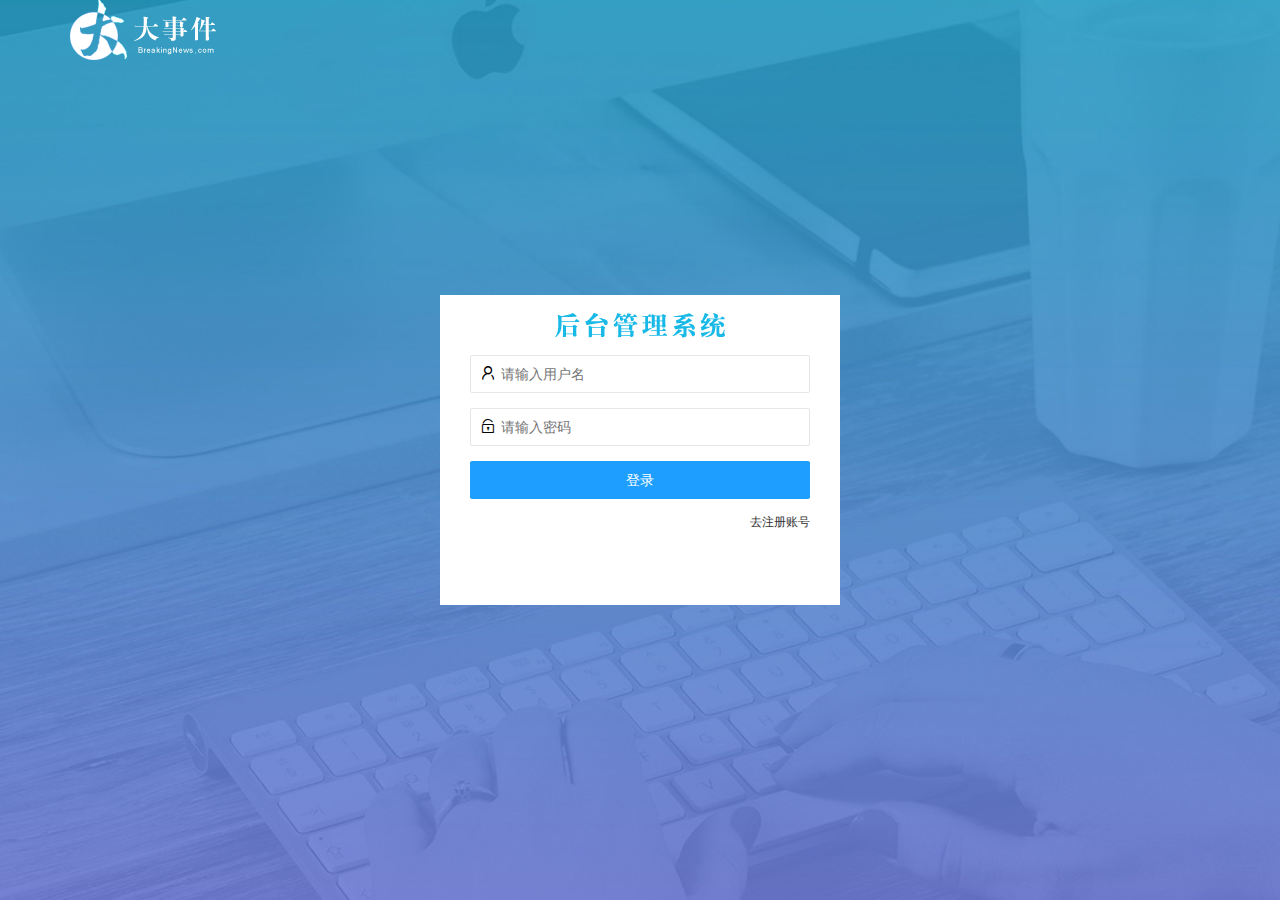
<file: day-01/code/login.html>
<!DOCTYPE html>
<html lang="en">

<head>
    <meta charset="UTF-8">
    <meta name="viewport" content="width=device-width, initial-scale=1.0">
    <title>大事件-登录/注册</title>
    <!-- 导入layui样式 -->
    <link rel="stylesheet" href="assets/lib/layui/css/layui.css">
    <!-- 导入自己的样式 -->
    <link rel="stylesheet" href="assets/css/login.css">
</head>

<body>
    <!-- 头部logo区域 -->
    <div class="layui-main">
        <img src="assets/images/logo.png" alt="" />
    </div>
    <!-- 登录注册区域 -->
    <div class="loginAndRegBox">
        <!-- title区域 -->
        <div class="tite-box"></div>
        <!-- 登录的页面 -->
        <div class="login-box">
            <!-- 登录的表单 -->
            <form class="layui-form" id="form_login" action="">
                <!-- 用户名 -->
                <div class="layui-form-item">
                    <i class="layui-icon layui-icon-username"></i>
                    <input type="text" name="username" lay-verify="required" autocomplete="off" placeholder="请输入用户名"
                        class="layui-input">
                </div>
                <!-- 密码 -->
                <div class="layui-form-item">
                    <i class="layui-icon layui-icon-password"></i>
                    <input type="password" name="password" lay-verify="required |pwd" autocomplete="off"
                        placeholder="请输入密码" class="layui-input">
                </div>
                <!-- 登录 -->
                <div class="layui-form-item">
                    <button class="layui-btn layui-btn-normal layui-btn-fluid" lay-submit="">登录</button>
                </div>
                <div class="layui-form-item links ">
                    <a href="javascript:;" id="link_reg">去注册账号</a>
                </div>
            </form>
        </div>
        <!-- 注册的页面 -->
        <div class="reg-box">
            <form class="layui-form" id="form_reg" action="">
                <!-- 用户名 -->
                <div class="layui-form-item">
                    <i class="layui-icon layui-icon-username"></i>
                    <input type="text" name="username" lay-verify="required" autocomplete="off" placeholder="请输入用户名"
                        class="layui-input">
                </div>
                <!-- 密码 -->
                <div class="layui-form-item">
                    <i class="layui-icon layui-icon-password"></i>
                    <input type="password" name="password" lay-verify="required |pwd" autocomplete="off"
                        placeholder="请输入密码" class="layui-input">
                </div>
                <!-- 确认密码 -->
                <div class="layui-form-item">
                    <i class="layui-icon layui-icon-password"></i>
                    <input type="password" name="password" lay-verify="required |pwd|repwd" autocomplete="off"
                        placeholder="再次确认密码" class="layui-input">
                </div>
                <!-- 注册 -->
                <div class="layui-form-item">
                    <button type="submit" class="layui-btn layui-btn-normal layui-btn-fluid" lay-submit="">注册</button>
                </div>
                <div class="layui-form-item links ">
                    <a href="javascript:;" id="link_login">去登录</a>
                </div>
            </form>
        </div>
    </div>
    <!-- 导入layui js 文件 -->
    <script src="assets/lib/layui/layui.all.js"></script>
    <!-- 导入jquery -->
    <script src="assets/lib/jquery.js"></script>
    <!-- 导入自己的js脚本 -->
    <script src="assets/js/login.js"></script>
</body>

</html>
</file>
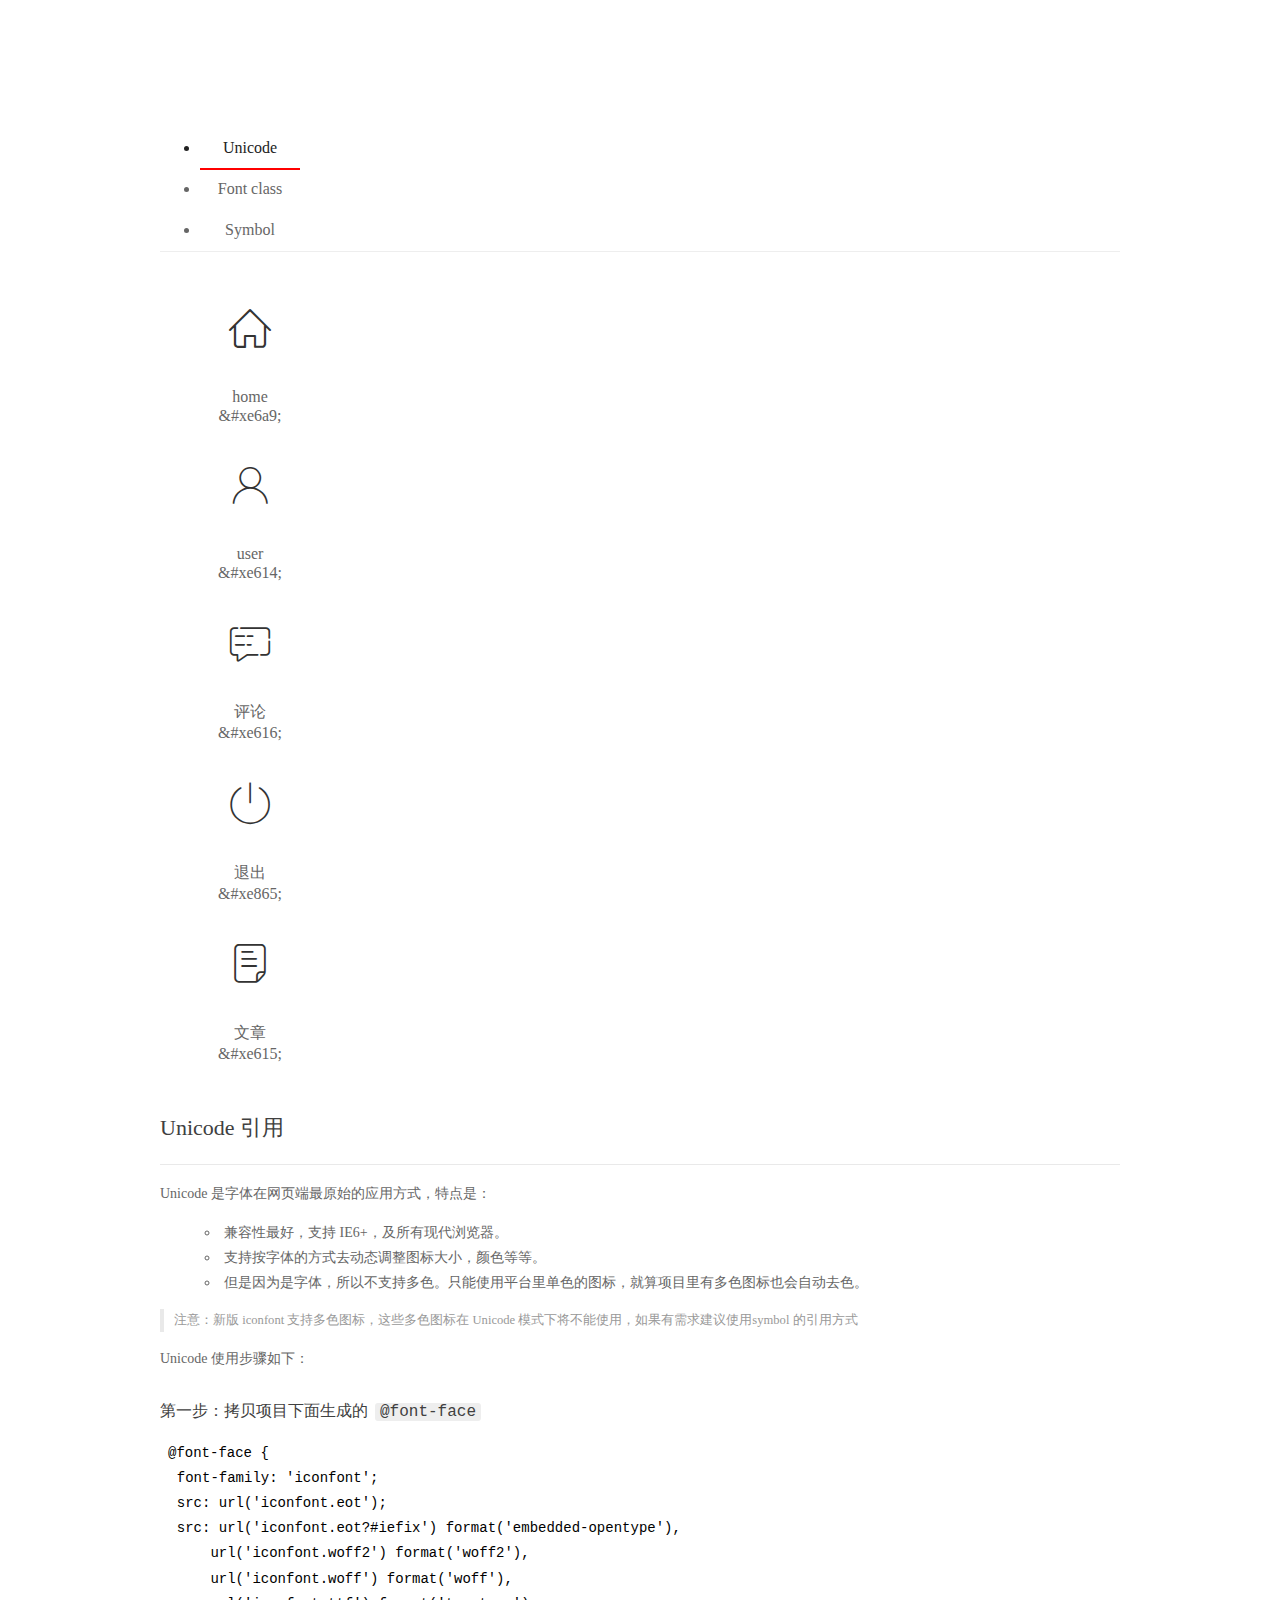
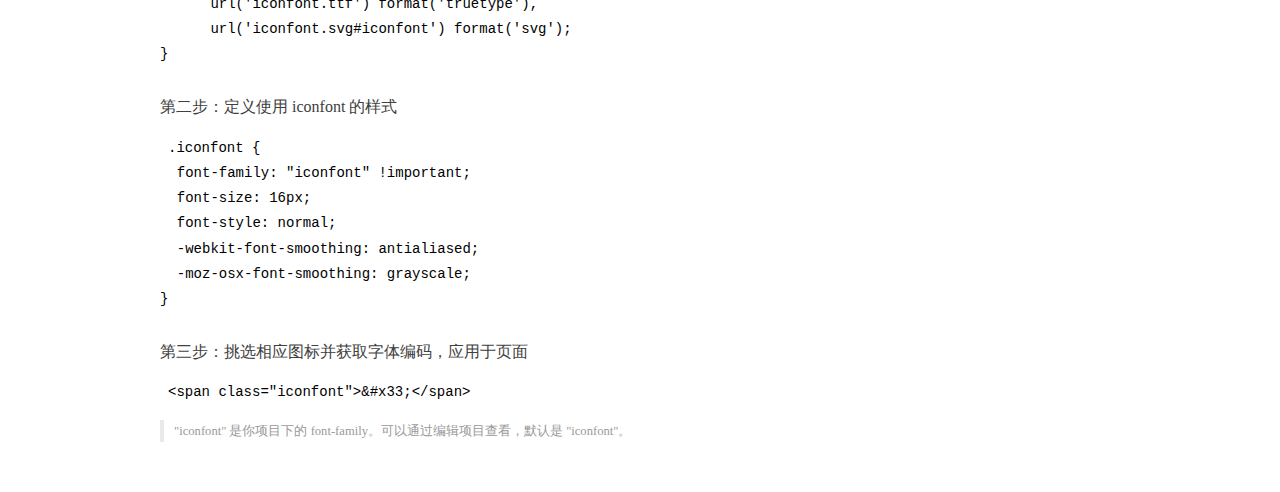
<file: day-01/code/assets/fonts/demo_index.html>
<!DOCTYPE html>
<html>
<head>
  <meta charset="utf-8"/>
  <title>IconFont Demo</title>
  <link rel="shortcut icon" href="https://gtms04.alicdn.com/tps/i4/TB1_oz6GVXXXXaFXpXXJDFnIXXX-64-64.ico" type="image/x-icon"/>
  <link rel="stylesheet" href="https://g.alicdn.com/thx/cube/1.3.2/cube.min.css">
  <link rel="stylesheet" href="demo.css">
  <link rel="stylesheet" href="iconfont.css">
  <script src="iconfont.js"></script>
  <!-- jQuery -->
  <script src="https://a1.alicdn.com/oss/uploads/2018/12/26/7bfddb60-08e8-11e9-9b04-53e73bb6408b.js"></script>
  <!-- 代码高亮 -->
  <script src="https://a1.alicdn.com/oss/uploads/2018/12/26/a3f714d0-08e6-11e9-8a15-ebf944d7534c.js"></script>
</head>
<body>
  <div class="main">
    <h1 class="logo"><a href="https://www.iconfont.cn/" title="iconfont 首页" target="_blank">&#xe86b;</a></h1>
    <div class="nav-tabs">
      <ul id="tabs" class="dib-box">
        <li class="dib active"><span>Unicode</span></li>
        <li class="dib"><span>Font class</span></li>
        <li class="dib"><span>Symbol</span></li>
      </ul>
      
    </div>
    <div class="tab-container">
      <div class="content unicode" style="display: block;">
          <ul class="icon_lists dib-box">
          
            <li class="dib">
              <span class="icon iconfont">&#xe6a9;</span>
                <div class="name">home</div>
                <div class="code-name">&amp;#xe6a9;</div>
              </li>
          
            <li class="dib">
              <span class="icon iconfont">&#xe614;</span>
                <div class="name">user</div>
                <div class="code-name">&amp;#xe614;</div>
              </li>
          
            <li class="dib">
              <span class="icon iconfont">&#xe616;</span>
                <div class="name">评论</div>
                <div class="code-name">&amp;#xe616;</div>
              </li>
          
            <li class="dib">
              <span class="icon iconfont">&#xe865;</span>
                <div class="name">退出</div>
                <div class="code-name">&amp;#xe865;</div>
              </li>
          
            <li class="dib">
              <span class="icon iconfont">&#xe615;</span>
                <div class="name">文章</div>
                <div class="code-name">&amp;#xe615;</div>
              </li>
          
          </ul>
          <div class="article markdown">
          <h2 id="unicode-">Unicode 引用</h2>
          <hr>

          <p>Unicode 是字体在网页端最原始的应用方式，特点是：</p>
          <ul>
            <li>兼容性最好，支持 IE6+，及所有现代浏览器。</li>
            <li>支持按字体的方式去动态调整图标大小，颜色等等。</li>
            <li>但是因为是字体，所以不支持多色。只能使用平台里单色的图标，就算项目里有多色图标也会自动去色。</li>
          </ul>
          <blockquote>
            <p>注意：新版 iconfont 支持多色图标，这些多色图标在 Unicode 模式下将不能使用，如果有需求建议使用symbol 的引用方式</p>
          </blockquote>
          <p>Unicode 使用步骤如下：</p>
          <h3 id="-font-face">第一步：拷贝项目下面生成的 <code>@font-face</code></h3>
<pre><code class="language-css"
>@font-face {
  font-family: 'iconfont';
  src: url('iconfont.eot');
  src: url('iconfont.eot?#iefix') format('embedded-opentype'),
      url('iconfont.woff2') format('woff2'),
      url('iconfont.woff') format('woff'),
      url('iconfont.ttf') format('truetype'),
      url('iconfont.svg#iconfont') format('svg');
}
</code></pre>
          <h3 id="-iconfont-">第二步：定义使用 iconfont 的样式</h3>
<pre><code class="language-css"
>.iconfont {
  font-family: "iconfont" !important;
  font-size: 16px;
  font-style: normal;
  -webkit-font-smoothing: antialiased;
  -moz-osx-font-smoothing: grayscale;
}
</code></pre>
          <h3 id="-">第三步：挑选相应图标并获取字体编码，应用于页面</h3>
<pre>
<code class="language-html"
>&lt;span class="iconfont"&gt;&amp;#x33;&lt;/span&gt;
</code></pre>
          <blockquote>
            <p>"iconfont" 是你项目下的 font-family。可以通过编辑项目查看，默认是 "iconfont"。</p>
          </blockquote>
          </div>
      </div>
      <div class="content font-class">
        <ul class="icon_lists dib-box">
          
          <li class="dib">
            <span class="icon iconfont icon-home"></span>
            <div class="name">
              home
            </div>
            <div class="code-name">.icon-home
            </div>
          </li>
          
          <li class="dib">
            <span class="icon iconfont icon-user"></span>
            <div class="name">
              user
            </div>
            <div class="code-name">.icon-user
            </div>
          </li>
          
          <li class="dib">
            <span class="icon iconfont icon-pinglun"></span>
            <div class="name">
              评论
            </div>
            <div class="code-name">.icon-pinglun
            </div>
          </li>
          
          <li class="dib">
            <span class="icon iconfont icon-tuichu"></span>
            <div class="name">
              退出
            </div>
            <div class="code-name">.icon-tuichu
            </div>
          </li>
          
          <li class="dib">
            <span class="icon iconfont icon-16"></span>
            <div class="name">
              文章
            </div>
            <div class="code-name">.icon-16
            </div>
          </li>
          
        </ul>
        <div class="article markdown">
        <h2 id="font-class-">font-class 引用</h2>
        <hr>

        <p>font-class 是 Unicode 使用方式的一种变种，主要是解决 Unicode 书写不直观，语意不明确的问题。</p>
        <p>与 Unicode 使用方式相比，具有如下特点：</p>
        <ul>
          <li>兼容性良好，支持 IE8+，及所有现代浏览器。</li>
          <li>相比于 Unicode 语意明确，书写更直观。可以很容易分辨这个 icon 是什么。</li>
          <li>因为使用 class 来定义图标，所以当要替换图标时，只需要修改 class 里面的 Unicode 引用。</li>
          <li>不过因为本质上还是使用的字体，所以多色图标还是不支持的。</li>
        </ul>
        <p>使用步骤如下：</p>
        <h3 id="-fontclass-">第一步：引入项目下面生成的 fontclass 代码：</h3>
<pre><code class="language-html">&lt;link rel="stylesheet" href="./iconfont.css"&gt;
</code></pre>
        <h3 id="-">第二步：挑选相应图标并获取类名，应用于页面：</h3>
<pre><code class="language-html">&lt;span class="iconfont icon-xxx"&gt;&lt;/span&gt;
</code></pre>
        <blockquote>
          <p>"
            iconfont" 是你项目下的 font-family。可以通过编辑项目查看，默认是 "iconfont"。</p>
        </blockquote>
      </div>
      </div>
      <div class="content symbol">
          <ul class="icon_lists dib-box">
          
            <li class="dib">
                <svg class="icon svg-icon" aria-hidden="true">
                  <use xlink:href="#icon-home"></use>
                </svg>
                <div class="name">home</div>
                <div class="code-name">#icon-home</div>
            </li>
          
            <li class="dib">
                <svg class="icon svg-icon" aria-hidden="true">
                  <use xlink:href="#icon-user"></use>
                </svg>
                <div class="name">user</div>
                <div class="code-name">#icon-user</div>
            </li>
          
            <li class="dib">
                <svg class="icon svg-icon" aria-hidden="true">
                  <use xlink:href="#icon-pinglun"></use>
                </svg>
                <div class="name">评论</div>
                <div class="code-name">#icon-pinglun</div>
            </li>
          
            <li class="dib">
                <svg class="icon svg-icon" aria-hidden="true">
                  <use xlink:href="#icon-tuichu"></use>
                </svg>
                <div class="name">退出</div>
                <div class="code-name">#icon-tuichu</div>
            </li>
          
            <li class="dib">
                <svg class="icon svg-icon" aria-hidden="true">
                  <use xlink:href="#icon-16"></use>
                </svg>
                <div class="name">文章</div>
                <div class="code-name">#icon-16</div>
            </li>
          
          </ul>
          <div class="article markdown">
          <h2 id="symbol-">Symbol 引用</h2>
          <hr>

          <p>这是一种全新的使用方式，应该说这才是未来的主流，也是平台目前推荐的用法。相关介绍可以参考这篇<a href="">文章</a>
            这种用法其实是做了一个 SVG 的集合，与另外两种相比具有如下特点：</p>
          <ul>
            <li>支持多色图标了，不再受单色限制。</li>
            <li>通过一些技巧，支持像字体那样，通过 <code>font-size</code>, <code>color</code> 来调整样式。</li>
            <li>兼容性较差，支持 IE9+，及现代浏览器。</li>
            <li>浏览器渲染 SVG 的性能一般，还不如 png。</li>
          </ul>
          <p>使用步骤如下：</p>
          <h3 id="-symbol-">第一步：引入项目下面生成的 symbol 代码：</h3>
<pre><code class="language-html">&lt;script src="./iconfont.js"&gt;&lt;/script&gt;
</code></pre>
          <h3 id="-css-">第二步：加入通用 CSS 代码（引入一次就行）：</h3>
<pre><code class="language-html">&lt;style&gt;
.icon {
  width: 1em;
  height: 1em;
  vertical-align: -0.15em;
  fill: currentColor;
  overflow: hidden;
}
&lt;/style&gt;
</code></pre>
          <h3 id="-">第三步：挑选相应图标并获取类名，应用于页面：</h3>
<pre><code class="language-html">&lt;svg class="icon" aria-hidden="true"&gt;
  &lt;use xlink:href="#icon-xxx"&gt;&lt;/use&gt;
&lt;/svg&gt;
</code></pre>
          </div>
      </div>

    </div>
  </div>
  <script>
  $(document).ready(function () {
      $('.tab-container .content:first').show()

      $('#tabs li').click(function (e) {
        var tabContent = $('.tab-container .content')
        var index = $(this).index()

        if ($(this).hasClass('active')) {
          return
        } else {
          $('#tabs li').removeClass('active')
          $(this).addClass('active')

          tabContent.hide().eq(index).fadeIn()
        }
      })
    })
  </script>
</body>
</html>
</file>
<file: day-01/code/assets/lib/layui/css/layui.css>
/** layui-v2.5.5 MIT License By https://www.layui.com */
 .layui-inline,img{display:inline-block;vertical-align:middle}h1,h2,h3,h4,h5,h6{font-weight:400}.layui-edge,.layui-header,.layui-inline,.layui-main{position:relative}.layui-body,.layui-edge,.layui-elip{overflow:hidden}.layui-btn,.layui-edge,.layui-inline,img{vertical-align:middle}.layui-btn,.layui-disabled,.layui-icon,.layui-unselect{-moz-user-select:none;-webkit-user-select:none;-ms-user-select:none}.layui-elip,.layui-form-checkbox span,.layui-form-pane .layui-form-label{text-overflow:ellipsis;white-space:nowrap}.layui-breadcrumb,.layui-tree-btnGroup{visibility:hidden}blockquote,body,button,dd,div,dl,dt,form,h1,h2,h3,h4,h5,h6,input,li,ol,p,pre,td,textarea,th,ul{margin:0;padding:0;-webkit-tap-highlight-color:rgba(0,0,0,0)}a:active,a:hover{outline:0}img{border:none}li{list-style:none}table{border-collapse:collapse;border-spacing:0}h4,h5,h6{font-size:100%}button,input,optgroup,option,select,textarea{font-family:inherit;font-size:inherit;font-style:inherit;font-weight:inherit;outline:0}pre{white-space:pre-wrap;white-space:-moz-pre-wrap;white-space:-pre-wrap;white-space:-o-pre-wrap;word-wrap:break-word}body{line-height:24px;font:14px Helvetica Neue,Helvetica,PingFang SC,Tahoma,Arial,sans-serif}hr{height:1px;margin:10px 0;border:0;clear:both}a{color:#333;text-decoration:none}a:hover{color:#777}a cite{font-style:normal;*cursor:pointer}.layui-border-box,.layui-border-box *{box-sizing:border-box}.layui-box,.layui-box *{box-sizing:content-box}.layui-clear{clear:both;*zoom:1}.layui-clear:after{content:'\20';clear:both;*zoom:1;display:block;height:0}.layui-inline{*display:inline;*zoom:1}.layui-edge{display:inline-block;width:0;height:0;border-width:6px;border-style:dashed;border-color:transparent}.layui-edge-top{top:-4px;border-bottom-color:#999;border-bottom-style:solid}.layui-edge-right{border-left-color:#999;border-left-style:solid}.layui-edge-bottom{top:2px;border-top-color:#999;border-top-style:solid}.layui-edge-left{border-right-color:#999;border-right-style:solid}.layui-disabled,.layui-disabled:hover{color:#d2d2d2!important;cursor:not-allowed!important}.layui-circle{border-radius:100%}.layui-show{display:block!important}.layui-hide{display:none!important}@font-face{font-family:layui-icon;src:url(../font/iconfont.eot?v=250);src:url(../font/iconfont.eot?v=250#iefix) format('embedded-opentype'),url(../font/iconfont.woff2?v=250) format('woff2'),url(../font/iconfont.woff?v=250) format('woff'),url(../font/iconfont.ttf?v=250) format('truetype'),url(../font/iconfont.svg?v=250#layui-icon) format('svg')}.layui-icon{font-family:layui-icon!important;font-size:16px;font-style:normal;-webkit-font-smoothing:antialiased;-moz-osx-font-smoothing:grayscale}.layui-icon-reply-fill:before{content:"\e611"}.layui-icon-set-fill:before{content:"\e614"}.layui-icon-menu-fill:before{content:"\e60f"}.layui-icon-search:before{content:"\e615"}.layui-icon-share:before{content:"\e641"}.layui-icon-set-sm:before{content:"\e620"}.layui-icon-engine:before{content:"\e628"}.layui-icon-close:before{content:"\1006"}.layui-icon-close-fill:before{content:"\1007"}.layui-icon-chart-screen:before{content:"\e629"}.layui-icon-star:before{content:"\e600"}.layui-icon-circle-dot:before{content:"\e617"}.layui-icon-chat:before{content:"\e606"}.layui-icon-release:before{content:"\e609"}.layui-icon-list:before{content:"\e60a"}.layui-icon-chart:before{content:"\e62c"}.layui-icon-ok-circle:before{content:"\1005"}.layui-icon-layim-theme:before{content:"\e61b"}.layui-icon-table:before{content:"\e62d"}.layui-icon-right:before{content:"\e602"}.layui-icon-left:before{content:"\e603"}.layui-icon-cart-simple:before{content:"\e698"}.layui-icon-face-cry:before{content:"\e69c"}.layui-icon-face-smile:before{content:"\e6af"}.layui-icon-survey:before{content:"\e6b2"}.layui-icon-tree:before{content:"\e62e"}.layui-icon-upload-circle:before{content:"\e62f"}.layui-icon-add-circle:before{content:"\e61f"}.layui-icon-download-circle:before{content:"\e601"}.layui-icon-templeate-1:before{content:"\e630"}.layui-icon-util:before{content:"\e631"}.layui-icon-face-surprised:before{content:"\e664"}.layui-icon-edit:before{content:"\e642"}.layui-icon-speaker:before{content:"\e645"}.layui-icon-down:before{content:"\e61a"}.layui-icon-file:before{content:"\e621"}.layui-icon-layouts:before{content:"\e632"}.layui-icon-rate-half:before{content:"\e6c9"}.layui-icon-add-circle-fine:before{content:"\e608"}.layui-icon-prev-circle:before{content:"\e633"}.layui-icon-read:before{content:"\e705"}.layui-icon-404:before{content:"\e61c"}.layui-icon-carousel:before{content:"\e634"}.layui-icon-help:before{content:"\e607"}.layui-icon-code-circle:before{content:"\e635"}.layui-icon-water:before{content:"\e636"}.layui-icon-username:before{content:"\e66f"}.layui-icon-find-fill:before{content:"\e670"}.layui-icon-about:before{content:"\e60b"}.layui-icon-location:before{content:"\e715"}.layui-icon-up:before{content:"\e619"}.layui-icon-pause:before{content:"\e651"}.layui-icon-date:before{content:"\e637"}.layui-icon-layim-uploadfile:before{content:"\e61d"}.layui-icon-delete:before{content:"\e640"}.layui-icon-play:before{content:"\e652"}.layui-icon-top:before{content:"\e604"}.layui-icon-friends:before{content:"\e612"}.layui-icon-refresh-3:before{content:"\e9aa"}.layui-icon-ok:before{content:"\e605"}.layui-icon-layer:before{content:"\e638"}.layui-icon-face-smile-fine:before{content:"\e60c"}.layui-icon-dollar:before{content:"\e659"}.layui-icon-group:before{content:"\e613"}.layui-icon-layim-download:before{content:"\e61e"}.layui-icon-picture-fine:before{content:"\e60d"}.layui-icon-link:before{content:"\e64c"}.layui-icon-diamond:before{content:"\e735"}.layui-icon-log:before{content:"\e60e"}.layui-icon-rate-solid:before{content:"\e67a"}.layui-icon-fonts-del:before{content:"\e64f"}.layui-icon-unlink:before{content:"\e64d"}.layui-icon-fonts-clear:before{content:"\e639"}.layui-icon-triangle-r:before{content:"\e623"}.layui-icon-circle:before{content:"\e63f"}.layui-icon-radio:before{content:"\e643"}.layui-icon-align-center:before{content:"\e647"}.layui-icon-align-right:before{content:"\e648"}.layui-icon-align-left:before{content:"\e649"}.layui-icon-loading-1:before{content:"\e63e"}.layui-icon-return:before{content:"\e65c"}.layui-icon-fonts-strong:before{content:"\e62b"}.layui-icon-upload:before{content:"\e67c"}.layui-icon-dialogue:before{content:"\e63a"}.layui-icon-video:before{content:"\e6ed"}.layui-icon-headset:before{content:"\e6fc"}.layui-icon-cellphone-fine:before{content:"\e63b"}.layui-icon-add-1:before{content:"\e654"}.layui-icon-face-smile-b:before{content:"\e650"}.layui-icon-fonts-html:before{content:"\e64b"}.layui-icon-form:before{content:"\e63c"}.layui-icon-cart:before{content:"\e657"}.layui-icon-camera-fill:before{content:"\e65d"}.layui-icon-tabs:before{content:"\e62a"}.layui-icon-fonts-code:before{content:"\e64e"}.layui-icon-fire:before{content:"\e756"}.layui-icon-set:before{content:"\e716"}.layui-icon-fonts-u:before{content:"\e646"}.layui-icon-triangle-d:before{content:"\e625"}.layui-icon-tips:before{content:"\e702"}.layui-icon-picture:before{content:"\e64a"}.layui-icon-more-vertical:before{content:"\e671"}.layui-icon-flag:before{content:"\e66c"}.layui-icon-loading:before{content:"\e63d"}.layui-icon-fonts-i:before{content:"\e644"}.layui-icon-refresh-1:before{content:"\e666"}.layui-icon-rmb:before{content:"\e65e"}.layui-icon-home:before{content:"\e68e"}.layui-icon-user:before{content:"\e770"}.layui-icon-notice:before{content:"\e667"}.layui-icon-login-weibo:before{content:"\e675"}.layui-icon-voice:before{content:"\e688"}.layui-icon-upload-drag:before{content:"\e681"}.layui-icon-login-qq:before{content:"\e676"}.layui-icon-snowflake:before{content:"\e6b1"}.layui-icon-file-b:before{content:"\e655"}.layui-icon-template:before{content:"\e663"}.layui-icon-auz:before{content:"\e672"}.layui-icon-console:before{content:"\e665"}.layui-icon-app:before{content:"\e653"}.layui-icon-prev:before{content:"\e65a"}.layui-icon-website:before{content:"\e7ae"}.layui-icon-next:before{content:"\e65b"}.layui-icon-component:before{content:"\e857"}.layui-icon-more:before{content:"\e65f"}.layui-icon-login-wechat:before{content:"\e677"}.layui-icon-shrink-right:before{content:"\e668"}.layui-icon-spread-left:before{content:"\e66b"}.layui-icon-camera:before{content:"\e660"}.layui-icon-note:before{content:"\e66e"}.layui-icon-refresh:before{content:"\e669"}.layui-icon-female:before{content:"\e661"}.layui-icon-male:before{content:"\e662"}.layui-icon-password:before{content:"\e673"}.layui-icon-senior:before{content:"\e674"}.layui-icon-theme:before{content:"\e66a"}.layui-icon-tread:before{content:"\e6c5"}.layui-icon-praise:before{content:"\e6c6"}.layui-icon-star-fill:before{content:"\e658"}.layui-icon-rate:before{content:"\e67b"}.layui-icon-template-1:before{content:"\e656"}.layui-icon-vercode:before{content:"\e679"}.layui-icon-cellphone:before{content:"\e678"}.layui-icon-screen-full:before{content:"\e622"}.layui-icon-screen-restore:before{content:"\e758"}.layui-icon-cols:before{content:"\e610"}.layui-icon-export:before{content:"\e67d"}.layui-icon-print:before{content:"\e66d"}.layui-icon-slider:before{content:"\e714"}.layui-icon-addition:before{content:"\e624"}.layui-icon-subtraction:before{content:"\e67e"}.layui-icon-service:before{content:"\e626"}.layui-icon-transfer:before{content:"\e691"}.layui-main{width:1140px;margin:0 auto}.layui-header{z-index:1000;height:60px}.layui-header a:hover{transition:all .5s;-webkit-transition:all .5s}.layui-side{position:fixed;left:0;top:0;bottom:0;z-index:999;width:200px;overflow-x:hidden}.layui-side-scroll{position:relative;width:220px;height:100%;overflow-x:hidden}.layui-body{position:absolute;left:200px;right:0;top:0;bottom:0;z-index:998;width:auto;overflow-y:auto;box-sizing:border-box}.layui-layout-body{overflow:hidden}.layui-layout-admin .layui-header{background-color:#23262E}.layui-layout-admin .layui-side{top:60px;width:200px;overflow-x:hidden}.layui-layout-admin .layui-body{position:fixed;top:60px;bottom:44px}.layui-layout-admin .layui-main{width:auto;margin:0 15px}.layui-layout-admin .layui-footer{position:fixed;left:200px;right:0;bottom:0;height:44px;line-height:44px;padding:0 15px;background-color:#eee}.layui-layout-admin .layui-logo{position:absolute;left:0;top:0;width:200px;height:100%;line-height:60px;text-align:center;color:#009688;font-size:16px}.layui-layout-admin .layui-header .layui-nav{background:0 0}.layui-layout-left{position:absolute!important;left:200px;top:0}.layui-layout-right{position:absolute!important;right:0;top:0}.layui-container{position:relative;margin:0 auto;padding:0 15px;box-sizing:border-box}.layui-fluid{position:relative;margin:0 auto;padding:0 15px}.layui-row:after,.layui-row:before{content:'';display:block;clear:both}.layui-col-lg1,.layui-col-lg10,.layui-col-lg11,.layui-col-lg12,.layui-col-lg2,.layui-col-lg3,.layui-col-lg4,.layui-col-lg5,.layui-col-lg6,.layui-col-lg7,.layui-col-lg8,.layui-col-lg9,.layui-col-md1,.layui-col-md10,.layui-col-md11,.layui-col-md12,.layui-col-md2,.layui-col-md3,.layui-col-md4,.layui-col-md5,.layui-col-md6,.layui-col-md7,.layui-col-md8,.layui-col-md9,.layui-col-sm1,.layui-col-sm10,.layui-col-sm11,.layui-col-sm12,.layui-col-sm2,.layui-col-sm3,.layui-col-sm4,.layui-col-sm5,.layui-col-sm6,.layui-col-sm7,.layui-col-sm8,.layui-col-sm9,.layui-col-xs1,.layui-col-xs10,.layui-col-xs11,.layui-col-xs12,.layui-col-xs2,.layui-col-xs3,.layui-col-xs4,.layui-col-xs5,.layui-col-xs6,.layui-col-xs7,.layui-col-xs8,.layui-col-xs9{position:relative;display:block;box-sizing:border-box}.layui-col-xs1,.layui-col-xs10,.layui-col-xs11,.layui-col-xs12,.layui-col-xs2,.layui-col-xs3,.layui-col-xs4,.layui-col-xs5,.layui-col-xs6,.layui-col-xs7,.layui-col-xs8,.layui-col-xs9{float:left}.layui-col-xs1{width:8.33333333%}.layui-col-xs2{width:16.66666667%}.layui-col-xs3{width:25%}.layui-col-xs4{width:33.33333333%}.layui-col-xs5{width:41.66666667%}.layui-col-xs6{width:50%}.layui-col-xs7{width:58.33333333%}.layui-col-xs8{width:66.66666667%}.layui-col-xs9{width:75%}.layui-col-xs10{width:83.33333333%}.layui-col-xs11{width:91.66666667%}.layui-col-xs12{width:100%}.layui-col-xs-offset1{margin-left:8.33333333%}.layui-col-xs-offset2{margin-left:16.66666667%}.layui-col-xs-offset3{margin-left:25%}.layui-col-xs-offset4{margin-left:33.33333333%}.layui-col-xs-offset5{margin-left:41.66666667%}.layui-col-xs-offset6{margin-left:50%}.layui-col-xs-offset7{margin-left:58.33333333%}.layui-col-xs-offset8{margin-left:66.66666667%}.layui-col-xs-offset9{margin-left:75%}.layui-col-xs-offset10{margin-left:83.33333333%}.layui-col-xs-offset11{margin-left:91.66666667%}.layui-col-xs-offset12{margin-left:100%}@media screen and (max-width:768px){.layui-hide-xs{display:none!important}.layui-show-xs-block{display:block!important}.layui-show-xs-inline{display:inline!important}.layui-show-xs-inline-block{display:inline-block!important}}@media screen and (min-width:768px){.layui-container{width:750px}.layui-hide-sm{display:none!important}.layui-show-sm-block{display:block!important}.layui-show-sm-inline{display:inline!important}.layui-show-sm-inline-block{display:inline-block!important}.layui-col-sm1,.layui-col-sm10,.layui-col-sm11,.layui-col-sm12,.layui-col-sm2,.layui-col-sm3,.layui-col-sm4,.layui-col-sm5,.layui-col-sm6,.layui-col-sm7,.layui-col-sm8,.layui-col-sm9{float:left}.layui-col-sm1{width:8.33333333%}.layui-col-sm2{width:16.66666667%}.layui-col-sm3{width:25%}.layui-col-sm4{width:33.33333333%}.layui-col-sm5{width:41.66666667%}.layui-col-sm6{width:50%}.layui-col-sm7{width:58.33333333%}.layui-col-sm8{width:66.66666667%}.layui-col-sm9{width:75%}.layui-col-sm10{width:83.33333333%}.layui-col-sm11{width:91.66666667%}.layui-col-sm12{width:100%}.layui-col-sm-offset1{margin-left:8.33333333%}.layui-col-sm-offset2{margin-left:16.66666667%}.layui-col-sm-offset3{margin-left:25%}.layui-col-sm-offset4{margin-left:33.33333333%}.layui-col-sm-offset5{margin-left:41.66666667%}.layui-col-sm-offset6{margin-left:50%}.layui-col-sm-offset7{margin-left:58.33333333%}.layui-col-sm-offset8{margin-left:66.66666667%}.layui-col-sm-offset9{margin-left:75%}.layui-col-sm-offset10{margin-left:83.33333333%}.layui-col-sm-offset11{margin-left:91.66666667%}.layui-col-sm-offset12{margin-left:100%}}@media screen and (min-width:992px){.layui-container{width:970px}.layui-hide-md{display:none!important}.layui-show-md-block{display:block!important}.layui-show-md-inline{display:inline!important}.layui-show-md-inline-block{display:inline-block!important}.layui-col-md1,.layui-col-md10,.layui-col-md11,.layui-col-md12,.layui-col-md2,.layui-col-md3,.layui-col-md4,.layui-col-md5,.layui-col-md6,.layui-col-md7,.layui-col-md8,.layui-col-md9{float:left}.layui-col-md1{width:8.33333333%}.layui-col-md2{width:16.66666667%}.layui-col-md3{width:25%}.layui-col-md4{width:33.33333333%}.layui-col-md5{width:41.66666667%}.layui-col-md6{width:50%}.layui-col-md7{width:58.33333333%}.layui-col-md8{width:66.66666667%}.layui-col-md9{width:75%}.layui-col-md10{width:83.33333333%}.layui-col-md11{width:91.66666667%}.layui-col-md12{width:100%}.layui-col-md-offset1{margin-left:8.33333333%}.layui-col-md-offset2{margin-left:16.66666667%}.layui-col-md-offset3{margin-left:25%}.layui-col-md-offset4{margin-left:33.33333333%}.layui-col-md-offset5{margin-left:41.66666667%}.layui-col-md-offset6{margin-left:50%}.layui-col-md-offset7{margin-left:58.33333333%}.layui-col-md-offset8{margin-left:66.66666667%}.layui-col-md-offset9{margin-left:75%}.layui-col-md-offset10{margin-left:83.33333333%}.layui-col-md-offset11{margin-left:91.66666667%}.layui-col-md-offset12{margin-left:100%}}@media screen and (min-width:1200px){.layui-container{width:1170px}.layui-hide-lg{display:none!important}.layui-show-lg-block{display:block!important}.layui-show-lg-inline{display:inline!important}.layui-show-lg-inline-block{display:inline-block!important}.layui-col-lg1,.layui-col-lg10,.layui-col-lg11,.layui-col-lg12,.layui-col-lg2,.layui-col-lg3,.layui-col-lg4,.layui-col-lg5,.layui-col-lg6,.layui-col-lg7,.layui-col-lg8,.layui-col-lg9{float:left}.layui-col-lg1{width:8.33333333%}.layui-col-lg2{width:16.66666667%}.layui-col-lg3{width:25%}.layui-col-lg4{width:33.33333333%}.layui-col-lg5{width:41.66666667%}.layui-col-lg6{width:50%}.layui-col-lg7{width:58.33333333%}.layui-col-lg8{width:66.66666667%}.layui-col-lg9{width:75%}.layui-col-lg10{width:83.33333333%}.layui-col-lg11{width:91.66666667%}.layui-col-lg12{width:100%}.layui-col-lg-offset1{margin-left:8.33333333%}.layui-col-lg-offset2{margin-left:16.66666667%}.layui-col-lg-offset3{margin-left:25%}.layui-col-lg-offset4{margin-left:33.33333333%}.layui-col-lg-offset5{margin-left:41.66666667%}.layui-col-lg-offset6{margin-left:50%}.layui-col-lg-offset7{margin-left:58.33333333%}.layui-col-lg-offset8{margin-left:66.66666667%}.layui-col-lg-offset9{margin-left:75%}.layui-col-lg-offset10{margin-left:83.33333333%}.layui-col-lg-offset11{margin-left:91.66666667%}.layui-col-lg-offset12{margin-left:100%}}.layui-col-space1{margin:-.5px}.layui-col-space1>*{padding:.5px}.layui-col-space3{margin:-1.5px}.layui-col-space3>*{padding:1.5px}.layui-col-space5{margin:-2.5px}.layui-col-space5>*{padding:2.5px}.layui-col-space8{margin:-3.5px}.layui-col-space8>*{padding:3.5px}.layui-col-space10{margin:-5px}.layui-col-space10>*{padding:5px}.layui-col-space12{margin:-6px}.layui-col-space12>*{padding:6px}.layui-col-space15{margin:-7.5px}.layui-col-space15>*{padding:7.5px}.layui-col-space18{margin:-9px}.layui-col-space18>*{padding:9px}.layui-col-space20{margin:-10px}.layui-col-space20>*{padding:10px}.layui-col-space22{margin:-11px}.layui-col-space22>*{padding:11px}.layui-col-space25{margin:-12.5px}.layui-col-space25>*{padding:12.5px}.layui-col-space30{margin:-15px}.layui-col-space30>*{padding:15px}.layui-btn,.layui-input,.layui-select,.layui-textarea,.layui-upload-button{outline:0;-webkit-appearance:none;transition:all .3s;-webkit-transition:all .3s;box-sizing:border-box}.layui-elem-quote{margin-bottom:10px;padding:15px;line-height:22px;border-left:5px solid #009688;border-radius:0 2px 2px 0;background-color:#f2f2f2}.layui-quote-nm{border-style:solid;border-width:1px 1px 1px 5px;background:0 0}.layui-elem-field{margin-bottom:10px;padding:0;border-width:1px;border-style:solid}.layui-elem-field legend{margin-left:20px;padding:0 10px;font-size:20px;font-weight:300}.layui-field-title{margin:10px 0 20px;border-width:1px 0 0}.layui-field-box{padding:10px 15px}.layui-field-title .layui-field-box{padding:10px 0}.layui-progress{position:relative;height:6px;border-radius:20px;background-color:#e2e2e2}.layui-progress-bar{position:absolute;left:0;top:0;width:0;max-width:100%;height:6px;border-radius:20px;text-align:right;background-color:#5FB878;transition:all .3s;-webkit-transition:all .3s}.layui-progress-big,.layui-progress-big .layui-progress-bar{height:18px;line-height:18px}.layui-progress-text{position:relative;top:-20px;line-height:18px;font-size:12px;color:#666}.layui-progress-big .layui-progress-text{position:static;padding:0 10px;color:#fff}.layui-collapse{border-width:1px;border-style:solid;border-radius:2px}.layui-colla-content,.layui-colla-item{border-top-width:1px;border-top-style:solid}.layui-colla-item:first-child{border-top:none}.layui-colla-title{position:relative;height:42px;line-height:42px;padding:0 15px 0 35px;color:#333;background-color:#f2f2f2;cursor:pointer;font-size:14px;overflow:hidden}.layui-colla-content{display:none;padding:10px 15px;line-height:22px;color:#666}.layui-colla-icon{position:absolute;left:15px;top:0;font-size:14px}.layui-card{margin-bottom:15px;border-radius:2px;background-color:#fff;box-shadow:0 1px 2px 0 rgba(0,0,0,.05)}.layui-card:last-child{margin-bottom:0}.layui-card-header{position:relative;height:42px;line-height:42px;padding:0 15px;border-bottom:1px solid #f6f6f6;color:#333;border-radius:2px 2px 0 0;font-size:14px}.layui-bg-black,.layui-bg-blue,.layui-bg-cyan,.layui-bg-green,.layui-bg-orange,.layui-bg-red{color:#fff!important}.layui-card-body{position:relative;padding:10px 15px;line-height:24px}.layui-card-body[pad15]{padding:15px}.layui-card-body[pad20]{padding:20px}.layui-card-body .layui-table{margin:5px 0}.layui-card .layui-tab{margin:0}.layui-panel-window{position:relative;padding:15px;border-radius:0;border-top:5px solid #E6E6E6;background-color:#fff}.layui-auxiliar-moving{position:fixed;left:0;right:0;top:0;bottom:0;width:100%;height:100%;background:0 0;z-index:9999999999}.layui-form-label,.layui-form-mid,.layui-form-select,.layui-input-block,.layui-input-inline,.layui-textarea{position:relative}.layui-bg-red{background-color:#FF5722!important}.layui-bg-orange{background-color:#FFB800!important}.layui-bg-green{background-color:#009688!important}.layui-bg-cyan{background-color:#2F4056!important}.layui-bg-blue{background-color:#1E9FFF!important}.layui-bg-black{background-color:#393D49!important}.layui-bg-gray{background-color:#eee!important;color:#666!important}.layui-badge-rim,.layui-colla-content,.layui-colla-item,.layui-collapse,.layui-elem-field,.layui-form-pane .layui-form-item[pane],.layui-form-pane .layui-form-label,.layui-input,.layui-layedit,.layui-layedit-tool,.layui-quote-nm,.layui-select,.layui-tab-bar,.layui-tab-card,.layui-tab-title,.layui-tab-title .layui-this:after,.layui-textarea{border-color:#e6e6e6}.layui-timeline-item:before,hr{background-color:#e6e6e6}.layui-text{line-height:22px;font-size:14px;color:#666}.layui-text h1,.layui-text h2,.layui-text h3{font-weight:500;color:#333}.layui-text h1{font-size:30px}.layui-text h2{font-size:24px}.layui-text h3{font-size:18px}.layui-text a:not(.layui-btn){color:#01AAED}.layui-text a:not(.layui-btn):hover{text-decoration:underline}.layui-text ul{padding:5px 0 5px 15px}.layui-text ul li{margin-top:5px;list-style-type:disc}.layui-text em,.layui-word-aux{color:#999!important;padding:0 5px!important}.layui-btn{display:inline-block;height:38px;line-height:38px;padding:0 18px;background-color:#009688;color:#fff;white-space:nowrap;text-align:center;font-size:14px;border:none;border-radius:2px;cursor:pointer}.layui-btn:hover{opacity:.8;filter:alpha(opacity=80);color:#fff}.layui-btn:active{opacity:1;filter:alpha(opacity=100)}.layui-btn+.layui-btn{margin-left:10px}.layui-btn-container{font-size:0}.layui-btn-container .layui-btn{margin-right:10px;margin-bottom:10px}.layui-btn-container .layui-btn+.layui-btn{margin-left:0}.layui-table .layui-btn-container .layui-btn{margin-bottom:9px}.layui-btn-radius{border-radius:100px}.layui-btn .layui-icon{margin-right:3px;font-size:18px;vertical-align:bottom;vertical-align:middle\9}.layui-btn-primary{border:1px solid #C9C9C9;background-color:#fff;color:#555}.layui-btn-primary:hover{border-color:#009688;color:#333}.layui-btn-normal{background-color:#1E9FFF}.layui-btn-warm{background-color:#FFB800}.layui-btn-danger{background-color:#FF5722}.layui-btn-checked{background-color:#5FB878}.layui-btn-disabled,.layui-btn-disabled:active,.layui-btn-disabled:hover{border:1px solid #e6e6e6;background-color:#FBFBFB;color:#C9C9C9;cursor:not-allowed;opacity:1}.layui-btn-lg{height:44px;line-height:44px;padding:0 25px;font-size:16px}.layui-btn-sm{height:30px;line-height:30px;padding:0 10px;font-size:12px}.layui-btn-sm i{font-size:16px!important}.layui-btn-xs{height:22px;line-height:22px;padding:0 5px;font-size:12px}.layui-btn-xs i{font-size:14px!important}.layui-btn-group{display:inline-block;vertical-align:middle;font-size:0}.layui-btn-group .layui-btn{margin-left:0!important;margin-right:0!important;border-left:1px solid rgba(255,255,255,.5);border-radius:0}.layui-btn-group .layui-btn-primary{border-left:none}.layui-btn-group .layui-btn-primary:hover{border-color:#C9C9C9;color:#009688}.layui-btn-group .layui-btn:first-child{border-left:none;border-radius:2px 0 0 2px}.layui-btn-group .layui-btn-primary:first-child{border-left:1px solid #c9c9c9}.layui-btn-group .layui-btn:last-child{border-radius:0 2px 2px 0}.layui-btn-group .layui-btn+.layui-btn{margin-left:0}.layui-btn-group+.layui-btn-group{margin-left:10px}.layui-btn-fluid{width:100%}.layui-input,.layui-select,.layui-textarea{height:38px;line-height:1.3;line-height:38px\9;border-width:1px;border-style:solid;background-color:#fff;border-radius:2px}.layui-input::-webkit-input-placeholder,.layui-select::-webkit-input-placeholder,.layui-textarea::-webkit-input-placeholder{line-height:1.3}.layui-input,.layui-textarea{display:block;width:100%;padding-left:10px}.layui-input:hover,.layui-textarea:hover{border-color:#D2D2D2!important}.layui-input:focus,.layui-textarea:focus{border-color:#C9C9C9!important}.layui-textarea{min-height:100px;height:auto;line-height:20px;padding:6px 10px;resize:vertical}.layui-select{padding:0 10px}.layui-form input[type=checkbox],.layui-form input[type=radio],.layui-form select{display:none}.layui-form [lay-ignore]{display:initial}.layui-form-item{margin-bottom:15px;clear:both;*zoom:1}.layui-form-item:after{content:'\20';clear:both;*zoom:1;display:block;height:0}.layui-form-label{float:left;display:block;padding:9px 15px;width:80px;font-weight:400;line-height:20px;text-align:right}.layui-form-label-col{display:block;float:none;padding:9px 0;line-height:20px;text-align:left}.layui-form-item .layui-inline{margin-bottom:5px;margin-right:10px}.layui-input-block{margin-left:110px;min-height:36px}.layui-input-inline{display:inline-block;vertical-align:middle}.layui-form-item .layui-input-inline{float:left;width:190px;margin-right:10px}.layui-form-text .layui-input-inline{width:auto}.layui-form-mid{float:left;display:block;padding:9px 0!important;line-height:20px;margin-right:10px}.layui-form-danger+.layui-form-select .layui-input,.layui-form-danger:focus{border-color:#FF5722!important}.layui-form-select .layui-input{padding-right:30px;cursor:pointer}.layui-form-select .layui-edge{position:absolute;right:10px;top:50%;margin-top:-3px;cursor:pointer;border-width:6px;border-top-color:#c2c2c2;border-top-style:solid;transition:all .3s;-webkit-transition:all .3s}.layui-form-select dl{display:none;position:absolute;left:0;top:42px;padding:5px 0;z-index:899;min-width:100%;border:1px solid #d2d2d2;max-height:300px;overflow-y:auto;background-color:#fff;border-radius:2px;box-shadow:0 2px 4px rgba(0,0,0,.12);box-sizing:border-box}.layui-form-select dl dd,.layui-form-select dl dt{padding:0 10px;line-height:36px;white-space:nowrap;overflow:hidden;text-overflow:ellipsis}.layui-form-select dl dt{font-size:12px;color:#999}.layui-form-select dl dd{cursor:pointer}.layui-form-select dl dd:hover{background-color:#f2f2f2;-webkit-transition:.5s all;transition:.5s all}.layui-form-select .layui-select-group dd{padding-left:20px}.layui-form-select dl dd.layui-select-tips{padding-left:10px!important;color:#999}.layui-form-select dl dd.layui-this{background-color:#5FB878;color:#fff}.layui-form-checkbox,.layui-form-select dl dd.layui-disabled{background-color:#fff}.layui-form-selected dl{display:block}.layui-form-checkbox,.layui-form-checkbox *,.layui-form-switch{display:inline-block;vertical-align:middle}.layui-form-selected .layui-edge{margin-top:-9px;-webkit-transform:rotate(180deg);transform:rotate(180deg);margin-top:-3px\9}:root .layui-form-selected .layui-edge{margin-top:-9px\0/IE9}.layui-form-selectup dl{top:auto;bottom:42px}.layui-select-none{margin:5px 0;text-align:center;color:#999}.layui-select-disabled .layui-disabled{border-color:#eee!important}.layui-select-disabled .layui-edge{border-top-color:#d2d2d2}.layui-form-checkbox{position:relative;height:30px;line-height:30px;margin-right:10px;padding-right:30px;cursor:pointer;font-size:0;-webkit-transition:.1s linear;transition:.1s linear;box-sizing:border-box}.layui-form-checkbox span{padding:0 10px;height:100%;font-size:14px;border-radius:2px 0 0 2px;background-color:#d2d2d2;color:#fff;overflow:hidden}.layui-form-checkbox:hover span{background-color:#c2c2c2}.layui-form-checkbox i{position:absolute;right:0;top:0;width:30px;height:28px;border:1px solid #d2d2d2;border-left:none;border-radius:0 2px 2px 0;color:#fff;font-size:20px;text-align:center}.layui-form-checkbox:hover i{border-color:#c2c2c2;color:#c2c2c2}.layui-form-checked,.layui-form-checked:hover{border-color:#5FB878}.layui-form-checked span,.layui-form-checked:hover span{background-color:#5FB878}.layui-form-checked i,.layui-form-checked:hover i{color:#5FB878}.layui-form-item .layui-form-checkbox{margin-top:4px}.layui-form-checkbox[lay-skin=primary]{height:auto!important;line-height:normal!important;min-width:18px;min-height:18px;border:none!important;margin-right:0;padding-left:28px;padding-right:0;background:0 0}.layui-form-checkbox[lay-skin=primary] span{padding-left:0;padding-right:15px;line-height:18px;background:0 0;color:#666}.layui-form-checkbox[lay-skin=primary] i{right:auto;left:0;width:16px;height:16px;line-height:16px;border:1px solid #d2d2d2;font-size:12px;border-radius:2px;background-color:#fff;-webkit-transition:.1s linear;transition:.1s linear}.layui-form-checkbox[lay-skin=primary]:hover i{border-color:#5FB878;color:#fff}.layui-form-checked[lay-skin=primary] i{border-color:#5FB878!important;background-color:#5FB878;color:#fff}.layui-checkbox-disbaled[lay-skin=primary] span{background:0 0!important;color:#c2c2c2}.layui-checkbox-disbaled[lay-skin=primary]:hover i{border-color:#d2d2d2}.layui-form-item .layui-form-checkbox[lay-skin=primary]{margin-top:10px}.layui-form-switch{position:relative;height:22px;line-height:22px;min-width:35px;padding:0 5px;margin-top:8px;border:1px solid #d2d2d2;border-radius:20px;cursor:pointer;background-color:#fff;-webkit-transition:.1s linear;transition:.1s linear}.layui-form-switch i{position:absolute;left:5px;top:3px;width:16px;height:16px;border-radius:20px;background-color:#d2d2d2;-webkit-transition:.1s linear;transition:.1s linear}.layui-form-switch em{position:relative;top:0;width:25px;margin-left:21px;padding:0!important;text-align:center!important;color:#999!important;font-style:normal!important;font-size:12px}.layui-form-onswitch{border-color:#5FB878;background-color:#5FB878}.layui-checkbox-disbaled,.layui-checkbox-disbaled i{border-color:#e2e2e2!important}.layui-form-onswitch i{left:100%;margin-left:-21px;background-color:#fff}.layui-form-onswitch em{margin-left:5px;margin-right:21px;color:#fff!important}.layui-checkbox-disbaled span{background-color:#e2e2e2!important}.layui-checkbox-disbaled:hover i{color:#fff!important}[lay-radio]{display:none}.layui-form-radio,.layui-form-radio *{display:inline-block;vertical-align:middle}.layui-form-radio{line-height:28px;margin:6px 10px 0 0;padding-right:10px;cursor:pointer;font-size:0}.layui-form-radio *{font-size:14px}.layui-form-radio>i{margin-right:8px;font-size:22px;color:#c2c2c2}.layui-form-radio>i:hover,.layui-form-radioed>i{color:#5FB878}.layui-radio-disbaled>i{color:#e2e2e2!important}.layui-form-pane .layui-form-label{width:110px;padding:8px 15px;height:38px;line-height:20px;border-width:1px;border-style:solid;border-radius:2px 0 0 2px;text-align:center;background-color:#FBFBFB;overflow:hidden;box-sizing:border-box}.layui-form-pane .layui-input-inline{margin-left:-1px}.layui-form-pane .layui-input-block{margin-left:110px;left:-1px}.layui-form-pane .layui-input{border-radius:0 2px 2px 0}.layui-form-pane .layui-form-text .layui-form-label{float:none;width:100%;border-radius:2px;box-sizing:border-box;text-align:left}.layui-form-pane .layui-form-text .layui-input-inline{display:block;margin:0;top:-1px;clear:both}.layui-form-pane .layui-form-text .layui-input-block{margin:0;left:0;top:-1px}.layui-form-pane .layui-form-text .layui-textarea{min-height:100px;border-radius:0 0 2px 2px}.layui-form-pane .layui-form-checkbox{margin:4px 0 4px 10px}.layui-form-pane .layui-form-radio,.layui-form-pane .layui-form-switch{margin-top:6px;margin-left:10px}.layui-form-pane .layui-form-item[pane]{position:relative;border-width:1px;border-style:solid}.layui-form-pane .layui-form-item[pane] .layui-form-label{position:absolute;left:0;top:0;height:100%;border-width:0 1px 0 0}.layui-form-pane .layui-form-item[pane] .layui-input-inline{margin-left:110px}@media screen and (max-width:450px){.layui-form-item .layui-form-label{text-overflow:ellipsis;overflow:hidden;white-space:nowrap}.layui-form-item .layui-inline{display:block;margin-right:0;margin-bottom:20px;clear:both}.layui-form-item .layui-inline:after{content:'\20';clear:both;display:block;height:0}.layui-form-item .layui-input-inline{display:block;float:none;left:-3px;width:auto;margin:0 0 10px 112px}.layui-form-item .layui-input-inline+.layui-form-mid{margin-left:110px;top:-5px;padding:0}.layui-form-item .layui-form-checkbox{margin-right:5px;margin-bottom:5px}}.layui-layedit{border-width:1px;border-style:solid;border-radius:2px}.layui-layedit-tool{padding:3px 5px;border-bottom-width:1px;border-bottom-style:solid;font-size:0}.layedit-tool-fixed{position:fixed;top:0;border-top:1px solid #e2e2e2}.layui-layedit-tool .layedit-tool-mid,.layui-layedit-tool .layui-icon{display:inline-block;vertical-align:middle;text-align:center;font-size:14px}.layui-layedit-tool .layui-icon{position:relative;width:32px;height:30px;line-height:30px;margin:3px 5px;color:#777;cursor:pointer;border-radius:2px}.layui-layedit-tool .layui-icon:hover{color:#393D49}.layui-layedit-tool .layui-icon:active{color:#000}.layui-layedit-tool .layedit-tool-active{background-color:#e2e2e2;color:#000}.layui-layedit-tool .layui-disabled,.layui-layedit-tool .layui-disabled:hover{color:#d2d2d2;cursor:not-allowed}.layui-layedit-tool .layedit-tool-mid{width:1px;height:18px;margin:0 10px;background-color:#d2d2d2}.layedit-tool-html{width:50px!important;font-size:30px!important}.layedit-tool-b,.layedit-tool-code,.layedit-tool-help{font-size:16px!important}.layedit-tool-d,.layedit-tool-face,.layedit-tool-image,.layedit-tool-unlink{font-size:18px!important}.layedit-tool-image input{position:absolute;font-size:0;left:0;top:0;width:100%;height:100%;opacity:.01;filter:Alpha(opacity=1);cursor:pointer}.layui-layedit-iframe iframe{display:block;width:100%}#LAY_layedit_code{overflow:hidden}.layui-laypage{display:inline-block;*display:inline;*zoom:1;vertical-align:middle;margin:10px 0;font-size:0}.layui-laypage>a:first-child,.layui-laypage>a:first-child em{border-radius:2px 0 0 2px}.layui-laypage>a:last-child,.layui-laypage>a:last-child em{border-radius:0 2px 2px 0}.layui-laypage>:first-child{margin-left:0!important}.layui-laypage>:last-child{margin-right:0!important}.layui-laypage a,.layui-laypage button,.layui-laypage input,.layui-laypage select,.layui-laypage span{border:1px solid #e2e2e2}.layui-laypage a,.layui-laypage span{display:inline-block;*display:inline;*zoom:1;vertical-align:middle;padding:0 15px;height:28px;line-height:28px;margin:0 -1px 5px 0;background-color:#fff;color:#333;font-size:12px}.layui-flow-more a *,.layui-laypage input,.layui-table-view select[lay-ignore]{display:inline-block}.layui-laypage a:hover{color:#009688}.layui-laypage em{font-style:normal}.layui-laypage .layui-laypage-spr{color:#999;font-weight:700}.layui-laypage a{text-decoration:none}.layui-laypage .layui-laypage-curr{position:relative}.layui-laypage .layui-laypage-curr em{position:relative;color:#fff}.layui-laypage .layui-laypage-curr .layui-laypage-em{position:absolute;left:-1px;top:-1px;padding:1px;width:100%;height:100%;background-color:#009688}.layui-laypage-em{border-radius:2px}.layui-laypage-next em,.layui-laypage-prev em{font-family:Sim sun;font-size:16px}.layui-laypage .layui-laypage-count,.layui-laypage .layui-laypage-limits,.layui-laypage .layui-laypage-refresh,.layui-laypage .layui-laypage-skip{margin-left:10px;margin-right:10px;padding:0;border:none}.layui-laypage .layui-laypage-limits,.layui-laypage .layui-laypage-refresh{vertical-align:top}.layui-laypage .layui-laypage-refresh i{font-size:18px;cursor:pointer}.layui-laypage select{height:22px;padding:3px;border-radius:2px;cursor:pointer}.layui-laypage .layui-laypage-skip{height:30px;line-height:30px;color:#999}.layui-laypage button,.layui-laypage input{height:30px;line-height:30px;border-radius:2px;vertical-align:top;background-color:#fff;box-sizing:border-box}.layui-laypage input{width:40px;margin:0 10px;padding:0 3px;text-align:center}.layui-laypage input:focus,.layui-laypage select:focus{border-color:#009688!important}.layui-laypage button{margin-left:10px;padding:0 10px;cursor:pointer}.layui-table,.layui-table-view{margin:10px 0}.layui-flow-more{margin:10px 0;text-align:center;color:#999;font-size:14px}.layui-flow-more a{height:32px;line-height:32px}.layui-flow-more a *{vertical-align:top}.layui-flow-more a cite{padding:0 20px;border-radius:3px;background-color:#eee;color:#333;font-style:normal}.layui-flow-more a cite:hover{opacity:.8}.layui-flow-more a i{font-size:30px;color:#737383}.layui-table{width:100%;background-color:#fff;color:#666}.layui-table tr{transition:all .3s;-webkit-transition:all .3s}.layui-table th{text-align:left;font-weight:400}.layui-table tbody tr:hover,.layui-table thead tr,.layui-table-click,.layui-table-header,.layui-table-hover,.layui-table-mend,.layui-table-patch,.layui-table-tool,.layui-table-total,.layui-table-total tr,.layui-table[lay-even] tr:nth-child(even){background-color:#f2f2f2}.layui-table td,.layui-table th,.layui-table-col-set,.layui-table-fixed-r,.layui-table-grid-down,.layui-table-header,.layui-table-page,.layui-table-tips-main,.layui-table-tool,.layui-table-total,.layui-table-view,.layui-table[lay-skin=line],.layui-table[lay-skin=row]{border-width:1px;border-style:solid;border-color:#e6e6e6}.layui-table td,.layui-table th{position:relative;padding:9px 15px;min-height:20px;line-height:20px;font-size:14px}.layui-table[lay-skin=line] td,.layui-table[lay-skin=line] th{border-width:0 0 1px}.layui-table[lay-skin=row] td,.layui-table[lay-skin=row] th{border-width:0 1px 0 0}.layui-table[lay-skin=nob] td,.layui-table[lay-skin=nob] th{border:none}.layui-table img{max-width:100px}.layui-table[lay-size=lg] td,.layui-table[lay-size=lg] th{padding:15px 30px}.layui-table-view .layui-table[lay-size=lg] .layui-table-cell{height:40px;line-height:40px}.layui-table[lay-size=sm] td,.layui-table[lay-size=sm] th{font-size:12px;padding:5px 10px}.layui-table-view .layui-table[lay-size=sm] .layui-table-cell{height:20px;line-height:20px}.layui-table[lay-data]{display:none}.layui-table-box{position:relative;overflow:hidden}.layui-table-view .layui-table{position:relative;width:auto;margin:0}.layui-table-view .layui-table[lay-skin=line]{border-width:0 1px 0 0}.layui-table-view .layui-table[lay-skin=row]{border-width:0 0 1px}.layui-table-view .layui-table td,.layui-table-view .layui-table th{padding:5px 0;border-top:none;border-left:none}.layui-table-view .layui-table th.layui-unselect .layui-table-cell span{cursor:pointer}.layui-table-view .layui-table td{cursor:default}.layui-table-view .layui-table td[data-edit=text]{cursor:text}.layui-table-view .layui-form-checkbox[lay-skin=primary] i{width:18px;height:18px}.layui-table-view .layui-form-radio{line-height:0;padding:0}.layui-table-view .layui-form-radio>i{margin:0;font-size:20px}.layui-table-init{position:absolute;left:0;top:0;width:100%;height:100%;text-align:center;z-index:110}.layui-table-init .layui-icon{position:absolute;left:50%;top:50%;margin:-15px 0 0 -15px;font-size:30px;color:#c2c2c2}.layui-table-header{border-width:0 0 1px;overflow:hidden}.layui-table-header .layui-table{margin-bottom:-1px}.layui-table-tool .layui-inline[lay-event]{position:relative;width:26px;height:26px;padding:5px;line-height:16px;margin-right:10px;text-align:center;color:#333;border:1px solid #ccc;cursor:pointer;-webkit-transition:.5s all;transition:.5s all}.layui-table-tool .layui-inline[lay-event]:hover{border:1px solid #999}.layui-table-tool-temp{padding-right:120px}.layui-table-tool-self{position:absolute;right:17px;top:10px}.layui-table-tool .layui-table-tool-self .layui-inline[lay-event]{margin:0 0 0 10px}.layui-table-tool-panel{position:absolute;top:29px;left:-1px;padding:5px 0;min-width:150px;min-height:40px;border:1px solid #d2d2d2;text-align:left;overflow-y:auto;background-color:#fff;box-shadow:0 2px 4px rgba(0,0,0,.12)}.layui-table-cell,.layui-table-tool-panel li{overflow:hidden;text-overflow:ellipsis;white-space:nowrap}.layui-table-tool-panel li{padding:0 10px;line-height:30px;-webkit-transition:.5s all;transition:.5s all}.layui-table-tool-panel li .layui-form-checkbox[lay-skin=primary]{width:100%;padding-left:28px}.layui-table-tool-panel li:hover{background-color:#f2f2f2}.layui-table-tool-panel li .layui-form-checkbox[lay-skin=primary] i{position:absolute;left:0;top:0}.layui-table-tool-panel li .layui-form-checkbox[lay-skin=primary] span{padding:0}.layui-table-tool .layui-table-tool-self .layui-table-tool-panel{left:auto;right:-1px}.layui-table-col-set{position:absolute;right:0;top:0;width:20px;height:100%;border-width:0 0 0 1px;background-color:#fff}.layui-table-sort{width:10px;height:20px;margin-left:5px;cursor:pointer!important}.layui-table-sort .layui-edge{position:absolute;left:5px;border-width:5px}.layui-table-sort .layui-table-sort-asc{top:3px;border-top:none;border-bottom-style:solid;border-bottom-color:#b2b2b2}.layui-table-sort .layui-table-sort-asc:hover{border-bottom-color:#666}.layui-table-sort .layui-table-sort-desc{bottom:5px;border-bottom:none;border-top-style:solid;border-top-color:#b2b2b2}.layui-table-sort .layui-table-sort-desc:hover{border-top-color:#666}.layui-table-sort[lay-sort=asc] .layui-table-sort-asc{border-bottom-color:#000}.layui-table-sort[lay-sort=desc] .layui-table-sort-desc{border-top-color:#000}.layui-table-cell{height:28px;line-height:28px;padding:0 15px;position:relative;box-sizing:border-box}.layui-table-cell .layui-form-checkbox[lay-skin=primary]{top:-1px;padding:0}.layui-table-cell .layui-table-link{color:#01AAED}.laytable-cell-checkbox,.laytable-cell-numbers,.laytable-cell-radio,.laytable-cell-space{padding:0;text-align:center}.layui-table-body{position:relative;overflow:auto;margin-right:-1px;margin-bottom:-1px}.layui-table-body .layui-none{line-height:26px;padding:15px;text-align:center;color:#999}.layui-table-fixed{position:absolute;left:0;top:0;z-index:101}.layui-table-fixed .layui-table-body{overflow:hidden}.layui-table-fixed-l{box-shadow:0 -1px 8px rgba(0,0,0,.08)}.layui-table-fixed-r{left:auto;right:-1px;border-width:0 0 0 1px;box-shadow:-1px 0 8px rgba(0,0,0,.08)}.layui-table-fixed-r .layui-table-header{position:relative;overflow:visible}.layui-table-mend{position:absolute;right:-49px;top:0;height:100%;width:50px}.layui-table-tool{position:relative;z-index:890;width:100%;min-height:50px;line-height:30px;padding:10px 15px;border-width:0 0 1px}.layui-table-tool .layui-btn-container{margin-bottom:-10px}.layui-table-page,.layui-table-total{border-width:1px 0 0;margin-bottom:-1px;overflow:hidden}.layui-table-page{position:relative;width:100%;padding:7px 7px 0;height:41px;font-size:12px;white-space:nowrap}.layui-table-page>div{height:26px}.layui-table-page .layui-laypage{margin:0}.layui-table-page .layui-laypage a,.layui-table-page .layui-laypage span{height:26px;line-height:26px;margin-bottom:10px;border:none;background:0 0}.layui-table-page .layui-laypage a,.layui-table-page .layui-laypage span.layui-laypage-curr{padding:0 12px}.layui-table-page .layui-laypage span{margin-left:0;padding:0}.layui-table-page .layui-laypage .layui-laypage-prev{margin-left:-7px!important}.layui-table-page .layui-laypage .layui-laypage-curr .layui-laypage-em{left:0;top:0;padding:0}.layui-table-page .layui-laypage button,.layui-table-page .layui-laypage input{height:26px;line-height:26px}.layui-table-page .layui-laypage input{width:40px}.layui-table-page .layui-laypage button{padding:0 10px}.layui-table-page select{height:18px}.layui-table-patch .layui-table-cell{padding:0;width:30px}.layui-table-edit{position:absolute;left:0;top:0;width:100%;height:100%;padding:0 14px 1px;border-radius:0;box-shadow:1px 1px 20px rgba(0,0,0,.15)}.layui-table-edit:focus{border-color:#5FB878!important}select.layui-table-edit{padding:0 0 0 10px;border-color:#C9C9C9}.layui-table-view .layui-form-checkbox,.layui-table-view .layui-form-radio,.layui-table-view .layui-form-switch{top:0;margin:0;box-sizing:content-box}.layui-table-view .layui-form-checkbox{top:-1px;height:26px;line-height:26px}.layui-table-view .layui-form-checkbox i{height:26px}.layui-table-grid .layui-table-cell{overflow:visible}.layui-table-grid-down{position:absolute;top:0;right:0;width:26px;height:100%;padding:5px 0;border-width:0 0 0 1px;text-align:center;background-color:#fff;color:#999;cursor:pointer}.layui-table-grid-down .layui-icon{position:absolute;top:50%;left:50%;margin:-8px 0 0 -8px}.layui-table-grid-down:hover{background-color:#fbfbfb}body .layui-table-tips .layui-layer-content{background:0 0;padding:0;box-shadow:0 1px 6px rgba(0,0,0,.12)}.layui-table-tips-main{margin:-44px 0 0 -1px;max-height:150px;padding:8px 15px;font-size:14px;overflow-y:scroll;background-color:#fff;color:#666}.layui-table-tips-c{position:absolute;right:-3px;top:-13px;width:20px;height:20px;padding:3px;cursor:pointer;background-color:#666;border-radius:50%;color:#fff}.layui-table-tips-c:hover{background-color:#777}.layui-table-tips-c:before{position:relative;right:-2px}.layui-upload-file{display:none!important;opacity:.01;filter:Alpha(opacity=1)}.layui-upload-drag,.layui-upload-form,.layui-upload-wrap{display:inline-block}.layui-upload-list{margin:10px 0}.layui-upload-choose{padding:0 10px;color:#999}.layui-upload-drag{position:relative;padding:30px;border:1px dashed #e2e2e2;background-color:#fff;text-align:center;cursor:pointer;color:#999}.layui-upload-drag .layui-icon{font-size:50px;color:#009688}.layui-upload-drag[lay-over]{border-color:#009688}.layui-upload-iframe{position:absolute;width:0;height:0;border:0;visibility:hidden}.layui-upload-wrap{position:relative;vertical-align:middle}.layui-upload-wrap .layui-upload-file{display:block!important;position:absolute;left:0;top:0;z-index:10;font-size:100px;width:100%;height:100%;opacity:.01;filter:Alpha(opacity=1);cursor:pointer}.layui-transfer-active,.layui-transfer-box{display:inline-block;vertical-align:middle}.layui-transfer-box,.layui-transfer-header,.layui-transfer-search{border-width:0;border-style:solid;border-color:#e6e6e6}.layui-transfer-box{position:relative;border-width:1px;width:200px;height:360px;border-radius:2px;background-color:#fff}.layui-transfer-box .layui-form-checkbox{width:100%;margin:0!important}.layui-transfer-header{height:38px;line-height:38px;padding:0 10px;border-bottom-width:1px}.layui-transfer-search{position:relative;padding:10px;border-bottom-width:1px}.layui-transfer-search .layui-input{height:32px;padding-left:30px;font-size:12px}.layui-transfer-search .layui-icon-search{position:absolute;left:20px;top:50%;margin-top:-8px;color:#666}.layui-transfer-active{margin:0 15px}.layui-transfer-active .layui-btn{display:block;margin:0;padding:0 15px;background-color:#5FB878;border-color:#5FB878;color:#fff}.layui-transfer-active .layui-btn-disabled{background-color:#FBFBFB;border-color:#e6e6e6;color:#C9C9C9}.layui-transfer-active .layui-btn:first-child{margin-bottom:15px}.layui-transfer-active .layui-btn .layui-icon{margin:0;font-size:14px!important}.layui-transfer-data{padding:5px 0;overflow:auto}.layui-transfer-data li{height:32px;line-height:32px;padding:0 10px}.layui-transfer-data li:hover{background-color:#f2f2f2;transition:.5s all}.layui-transfer-data .layui-none{padding:15px 10px;text-align:center;color:#999}.layui-nav{position:relative;padding:0 20px;background-color:#393D49;color:#fff;border-radius:2px;font-size:0;box-sizing:border-box}.layui-nav *{font-size:14px}.layui-nav .layui-nav-item{position:relative;display:inline-block;*display:inline;*zoom:1;vertical-align:middle;line-height:60px}.layui-nav .layui-nav-item a{display:block;padding:0 20px;color:#fff;color:rgba(255,255,255,.7);transition:all .3s;-webkit-transition:all .3s}.layui-nav .layui-this:after,.layui-nav-bar,.layui-nav-tree .layui-nav-itemed:after{position:absolute;left:0;top:0;width:0;height:5px;background-color:#5FB878;transition:all .2s;-webkit-transition:all .2s}.layui-nav-bar{z-index:1000}.layui-nav .layui-nav-item a:hover,.layui-nav .layui-this a{color:#fff}.layui-nav .layui-this:after{content:'';top:auto;bottom:0;width:100%}.layui-nav-img{width:30px;height:30px;margin-right:10px;border-radius:50%}.layui-nav .layui-nav-more{content:'';width:0;height:0;border-style:solid dashed dashed;border-color:#fff transparent transparent;overflow:hidden;cursor:pointer;transition:all .2s;-webkit-transition:all .2s;position:absolute;top:50%;right:3px;margin-top:-3px;border-width:6px;border-top-color:rgba(255,255,255,.7)}.layui-nav .layui-nav-mored,.layui-nav-itemed>a .layui-nav-more{margin-top:-9px;border-style:dashed dashed solid;border-color:transparent transparent #fff}.layui-nav-child{display:none;position:absolute;left:0;top:65px;min-width:100%;line-height:36px;padding:5px 0;box-shadow:0 2px 4px rgba(0,0,0,.12);border:1px solid #d2d2d2;background-color:#fff;z-index:100;border-radius:2px;white-space:nowrap}.layui-nav .layui-nav-child a{color:#333}.layui-nav .layui-nav-child a:hover{background-color:#f2f2f2;color:#000}.layui-nav-child dd{position:relative}.layui-nav .layui-nav-child dd.layui-this a,.layui-nav-child dd.layui-this{background-color:#5FB878;color:#fff}.layui-nav-child dd.layui-this:after{display:none}.layui-nav-tree{width:200px;padding:0}.layui-nav-tree .layui-nav-item{display:block;width:100%;line-height:45px}.layui-nav-tree .layui-nav-item a{position:relative;height:45px;line-height:45px;text-overflow:ellipsis;overflow:hidden;white-space:nowrap}.layui-nav-tree .layui-nav-item a:hover{background-color:#4E5465}.layui-nav-tree .layui-nav-bar{width:5px;height:0;background-color:#009688}.layui-nav-tree .layui-nav-child dd.layui-this,.layui-nav-tree .layui-nav-child dd.layui-this a,.layui-nav-tree .layui-this,.layui-nav-tree .layui-this>a,.layui-nav-tree .layui-this>a:hover{background-color:#009688;color:#fff}.layui-nav-tree .layui-this:after{display:none}.layui-nav-itemed>a,.layui-nav-tree .layui-nav-title a,.layui-nav-tree .layui-nav-title a:hover{color:#fff!important}.layui-nav-tree .layui-nav-child{position:relative;z-index:0;top:0;border:none;box-shadow:none}.layui-nav-tree .layui-nav-child a{height:40px;line-height:40px;color:#fff;color:rgba(255,255,255,.7)}.layui-nav-tree .layui-nav-child,.layui-nav-tree .layui-nav-child a:hover{background:0 0;color:#fff}.layui-nav-tree .layui-nav-more{right:10px}.layui-nav-itemed>.layui-nav-child{display:block;padding:0;background-color:rgba(0,0,0,.3)!important}.layui-nav-itemed>.layui-nav-child>.layui-this>.layui-nav-child{display:block}.layui-nav-side{position:fixed;top:0;bottom:0;left:0;overflow-x:hidden;z-index:999}.layui-bg-blue .layui-nav-bar,.layui-bg-blue .layui-nav-itemed:after,.layui-bg-blue .layui-this:after{background-color:#93D1FF}.layui-bg-blue .layui-nav-child dd.layui-this{background-color:#1E9FFF}.layui-bg-blue .layui-nav-itemed>a,.layui-nav-tree.layui-bg-blue .layui-nav-title a,.layui-nav-tree.layui-bg-blue .layui-nav-title a:hover{background-color:#007DDB!important}.layui-breadcrumb{font-size:0}.layui-breadcrumb>*{font-size:14px}.layui-breadcrumb a{color:#999!important}.layui-breadcrumb a:hover{color:#5FB878!important}.layui-breadcrumb a cite{color:#666;font-style:normal}.layui-breadcrumb span[lay-separator]{margin:0 10px;color:#999}.layui-tab{margin:10px 0;text-align:left!important}.layui-tab[overflow]>.layui-tab-title{overflow:hidden}.layui-tab-title{position:relative;left:0;height:40px;white-space:nowrap;font-size:0;border-bottom-width:1px;border-bottom-style:solid;transition:all .2s;-webkit-transition:all .2s}.layui-tab-title li{display:inline-block;*display:inline;*zoom:1;vertical-align:middle;font-size:14px;transition:all .2s;-webkit-transition:all .2s;position:relative;line-height:40px;min-width:65px;padding:0 15px;text-align:center;cursor:pointer}.layui-tab-title li a{display:block}.layui-tab-title .layui-this{color:#000}.layui-tab-title .layui-this:after{position:absolute;left:0;top:0;content:'';width:100%;height:41px;border-width:1px;border-style:solid;border-bottom-color:#fff;border-radius:2px 2px 0 0;box-sizing:border-box;pointer-events:none}.layui-tab-bar{position:absolute;right:0;top:0;z-index:10;width:30px;height:39px;line-height:39px;border-width:1px;border-style:solid;border-radius:2px;text-align:center;background-color:#fff;cursor:pointer}.layui-tab-bar .layui-icon{position:relative;display:inline-block;top:3px;transition:all .3s;-webkit-transition:all .3s}.layui-tab-item{display:none}.layui-tab-more{padding-right:30px;height:auto!important;white-space:normal!important}.layui-tab-more li.layui-this:after{border-bottom-color:#e2e2e2;border-radius:2px}.layui-tab-more .layui-tab-bar .layui-icon{top:-2px;top:3px\9;-webkit-transform:rotate(180deg);transform:rotate(180deg)}:root .layui-tab-more .layui-tab-bar .layui-icon{top:-2px\0/IE9}.layui-tab-content{padding:10px}.layui-tab-title li .layui-tab-close{position:relative;display:inline-block;width:18px;height:18px;line-height:20px;margin-left:8px;top:1px;text-align:center;font-size:14px;color:#c2c2c2;transition:all .2s;-webkit-transition:all .2s}.layui-tab-title li .layui-tab-close:hover{border-radius:2px;background-color:#FF5722;color:#fff}.layui-tab-brief>.layui-tab-title .layui-this{color:#009688}.layui-tab-brief>.layui-tab-more li.layui-this:after,.layui-tab-brief>.layui-tab-title .layui-this:after{border:none;border-radius:0;border-bottom:2px solid #5FB878}.layui-tab-brief[overflow]>.layui-tab-title .layui-this:after{top:-1px}.layui-tab-card{border-width:1px;border-style:solid;border-radius:2px;box-shadow:0 2px 5px 0 rgba(0,0,0,.1)}.layui-tab-card>.layui-tab-title{background-color:#f2f2f2}.layui-tab-card>.layui-tab-title li{margin-right:-1px;margin-left:-1px}.layui-tab-card>.layui-tab-title .layui-this{background-color:#fff}.layui-tab-card>.layui-tab-title .layui-this:after{border-top:none;border-width:1px;border-bottom-color:#fff}.layui-tab-card>.layui-tab-title .layui-tab-bar{height:40px;line-height:40px;border-radius:0;border-top:none;border-right:none}.layui-tab-card>.layui-tab-more .layui-this{background:0 0;color:#5FB878}.layui-tab-card>.layui-tab-more .layui-this:after{border:none}.layui-timeline{padding-left:5px}.layui-timeline-item{position:relative;padding-bottom:20px}.layui-timeline-axis{position:absolute;left:-5px;top:0;z-index:10;width:20px;height:20px;line-height:20px;background-color:#fff;color:#5FB878;border-radius:50%;text-align:center;cursor:pointer}.layui-timeline-axis:hover{color:#FF5722}.layui-timeline-item:before{content:'';position:absolute;left:5px;top:0;z-index:0;width:1px;height:100%}.layui-timeline-item:last-child:before{display:none}.layui-timeline-item:first-child:before{display:block}.layui-timeline-content{padding-left:25px}.layui-timeline-title{position:relative;margin-bottom:10px}.layui-badge,.layui-badge-dot,.layui-badge-rim{position:relative;display:inline-block;padding:0 6px;font-size:12px;text-align:center;background-color:#FF5722;color:#fff;border-radius:2px}.layui-badge{height:18px;line-height:18px}.layui-badge-dot{width:8px;height:8px;padding:0;border-radius:50%}.layui-badge-rim{height:18px;line-height:18px;border-width:1px;border-style:solid;background-color:#fff;color:#666}.layui-btn .layui-badge,.layui-btn .layui-badge-dot{margin-left:5px}.layui-nav .layui-badge,.layui-nav .layui-badge-dot{position:absolute;top:50%;margin:-8px 6px 0}.layui-tab-title .layui-badge,.layui-tab-title .layui-badge-dot{left:5px;top:-2px}.layui-carousel{position:relative;left:0;top:0;background-color:#f8f8f8}.layui-carousel>[carousel-item]{position:relative;width:100%;height:100%;overflow:hidden}.layui-carousel>[carousel-item]:before{position:absolute;content:'\e63d';left:50%;top:50%;width:100px;line-height:20px;margin:-10px 0 0 -50px;text-align:center;color:#c2c2c2;font-family:layui-icon!important;font-size:30px;font-style:normal;-webkit-font-smoothing:antialiased;-moz-osx-font-smoothing:grayscale}.layui-carousel>[carousel-item]>*{display:none;position:absolute;left:0;top:0;width:100%;height:100%;background-color:#f8f8f8;transition-duration:.3s;-webkit-transition-duration:.3s}.layui-carousel-updown>*{-webkit-transition:.3s ease-in-out up;transition:.3s ease-in-out up}.layui-carousel-arrow{display:none\9;opacity:0;position:absolute;left:10px;top:50%;margin-top:-18px;width:36px;height:36px;line-height:36px;text-align:center;font-size:20px;border:0;border-radius:50%;background-color:rgba(0,0,0,.2);color:#fff;-webkit-transition-duration:.3s;transition-duration:.3s;cursor:pointer}.layui-carousel-arrow[lay-type=add]{left:auto!important;right:10px}.layui-carousel:hover .layui-carousel-arrow[lay-type=add],.layui-carousel[lay-arrow=always] .layui-carousel-arrow[lay-type=add]{right:20px}.layui-carousel[lay-arrow=always] .layui-carousel-arrow{opacity:1;left:20px}.layui-carousel[lay-arrow=none] .layui-carousel-arrow{display:none}.layui-carousel-arrow:hover,.layui-carousel-ind ul:hover{background-color:rgba(0,0,0,.35)}.layui-carousel:hover .layui-carousel-arrow{display:block\9;opacity:1;left:20px}.layui-carousel-ind{position:relative;top:-35px;width:100%;line-height:0!important;text-align:center;font-size:0}.layui-carousel[lay-indicator=outside]{margin-bottom:30px}.layui-carousel[lay-indicator=outside] .layui-carousel-ind{top:10px}.layui-carousel[lay-indicator=outside] .layui-carousel-ind ul{background-color:rgba(0,0,0,.5)}.layui-carousel[lay-indicator=none] .layui-carousel-ind{display:none}.layui-carousel-ind ul{display:inline-block;padding:5px;background-color:rgba(0,0,0,.2);border-radius:10px;-webkit-transition-duration:.3s;transition-duration:.3s}.layui-carousel-ind li{display:inline-block;width:10px;height:10px;margin:0 3px;font-size:14px;background-color:#e2e2e2;background-color:rgba(255,255,255,.5);border-radius:50%;cursor:pointer;-webkit-transition-duration:.3s;transition-duration:.3s}.layui-carousel-ind li:hover{background-color:rgba(255,255,255,.7)}.layui-carousel-ind li.layui-this{background-color:#fff}.layui-carousel>[carousel-item]>.layui-carousel-next,.layui-carousel>[carousel-item]>.layui-carousel-prev,.layui-carousel>[carousel-item]>.layui-this{display:block}.layui-carousel>[carousel-item]>.layui-this{left:0}.layui-carousel>[carousel-item]>.layui-carousel-prev{left:-100%}.layui-carousel>[carousel-item]>.layui-carousel-next{left:100%}.layui-carousel>[carousel-item]>.layui-carousel-next.layui-carousel-left,.layui-carousel>[carousel-item]>.layui-carousel-prev.layui-carousel-right{left:0}.layui-carousel>[carousel-item]>.layui-this.layui-carousel-left{left:-100%}.layui-carousel>[carousel-item]>.layui-this.layui-carousel-right{left:100%}.layui-carousel[lay-anim=updown] .layui-carousel-arrow{left:50%!important;top:20px;margin:0 0 0 -18px}.layui-carousel[lay-anim=updown]>[carousel-item]>*,.layui-carousel[lay-anim=fade]>[carousel-item]>*{left:0!important}.layui-carousel[lay-anim=updown] .layui-carousel-arrow[lay-type=add]{top:auto!important;bottom:20px}.layui-carousel[lay-anim=updown] .layui-carousel-ind{position:absolute;top:50%;right:20px;width:auto;height:auto}.layui-carousel[lay-anim=updown] .layui-carousel-ind ul{padding:3px 5px}.layui-carousel[lay-anim=updown] .layui-carousel-ind li{display:block;margin:6px 0}.layui-carousel[lay-anim=updown]>[carousel-item]>.layui-this{top:0}.layui-carousel[lay-anim=updown]>[carousel-item]>.layui-carousel-prev{top:-100%}.layui-carousel[lay-anim=updown]>[carousel-item]>.layui-carousel-next{top:100%}.layui-carousel[lay-anim=updown]>[carousel-item]>.layui-carousel-next.layui-carousel-left,.layui-carousel[lay-anim=updown]>[carousel-item]>.layui-carousel-prev.layui-carousel-right{top:0}.layui-carousel[lay-anim=updown]>[carousel-item]>.layui-this.layui-carousel-left{top:-100%}.layui-carousel[lay-anim=updown]>[carousel-item]>.layui-this.layui-carousel-right{top:100%}.layui-carousel[lay-anim=fade]>[carousel-item]>.layui-carousel-next,.layui-carousel[lay-anim=fade]>[carousel-item]>.layui-carousel-prev{opacity:0}.layui-carousel[lay-anim=fade]>[carousel-item]>.layui-carousel-next.layui-carousel-left,.layui-carousel[lay-anim=fade]>[carousel-item]>.layui-carousel-prev.layui-carousel-right{opacity:1}.layui-carousel[lay-anim=fade]>[carousel-item]>.layui-this.layui-carousel-left,.layui-carousel[lay-anim=fade]>[carousel-item]>.layui-this.layui-carousel-right{opacity:0}.layui-fixbar{position:fixed;right:15px;bottom:15px;z-index:999999}.layui-fixbar li{width:50px;height:50px;line-height:50px;margin-bottom:1px;text-align:center;cursor:pointer;font-size:30px;background-color:#9F9F9F;color:#fff;border-radius:2px;opacity:.95}.layui-fixbar li:hover{opacity:.85}.layui-fixbar li:active{opacity:1}.layui-fixbar .layui-fixbar-top{display:none;font-size:40px}body .layui-util-face{border:none;background:0 0}body .layui-util-face .layui-layer-content{padding:0;background-color:#fff;color:#666;box-shadow:none}.layui-util-face .layui-layer-TipsG{display:none}.layui-util-face ul{position:relative;width:372px;padding:10px;border:1px solid #D9D9D9;background-color:#fff;box-shadow:0 0 20px rgba(0,0,0,.2)}.layui-util-face ul li{cursor:pointer;float:left;border:1px solid #e8e8e8;height:22px;width:26px;overflow:hidden;margin:-1px 0 0 -1px;padding:4px 2px;text-align:center}.layui-util-face ul li:hover{position:relative;z-index:2;border:1px solid #eb7350;background:#fff9ec}.layui-code{position:relative;margin:10px 0;padding:15px;line-height:20px;border:1px solid #ddd;border-left-width:6px;background-color:#F2F2F2;color:#333;font-family:Courier New;font-size:12px}.layui-rate,.layui-rate *{display:inline-block;vertical-align:middle}.layui-rate{padding:10px 5px 10px 0;font-size:0}.layui-rate li i.layui-icon{font-size:20px;color:#FFB800;margin-right:5px;transition:all .3s;-webkit-transition:all .3s}.layui-rate li i:hover{cursor:pointer;transform:scale(1.12);-webkit-transform:scale(1.12)}.layui-rate[readonly] li i:hover{cursor:default;transform:scale(1)}.layui-colorpicker{width:26px;height:26px;border:1px solid #e6e6e6;padding:5px;border-radius:2px;line-height:24px;display:inline-block;cursor:pointer;transition:all .3s;-webkit-transition:all .3s}.layui-colorpicker:hover{border-color:#d2d2d2}.layui-colorpicker.layui-colorpicker-lg{width:34px;height:34px;line-height:32px}.layui-colorpicker.layui-colorpicker-sm{width:24px;height:24px;line-height:22px}.layui-colorpicker.layui-colorpicker-xs{width:22px;height:22px;line-height:20px}.layui-colorpicker-trigger-bgcolor{display:block;background:url([data-uri]);border-radius:2px}.layui-colorpicker-trigger-span{display:block;height:100%;box-sizing:border-box;border:1px solid rgba(0,0,0,.15);border-radius:2px;text-align:center}.layui-colorpicker-trigger-i{display:inline-block;color:#FFF;font-size:12px}.layui-colorpicker-trigger-i.layui-icon-close{color:#999}.layui-colorpicker-main{position:absolute;z-index:66666666;width:280px;padding:7px;background:#FFF;border:1px solid #d2d2d2;border-radius:2px;box-shadow:0 2px 4px rgba(0,0,0,.12)}.layui-colorpicker-main-wrapper{height:180px;position:relative}.layui-colorpicker-basis{width:260px;height:100%;position:relative}.layui-colorpicker-basis-white{width:100%;height:100%;position:absolute;top:0;left:0;background:linear-gradient(90deg,#FFF,hsla(0,0%,100%,0))}.layui-colorpicker-basis-black{width:100%;height:100%;position:absolute;top:0;left:0;background:linear-gradient(0deg,#000,transparent)}.layui-colorpicker-basis-cursor{width:10px;height:10px;border:1px solid #FFF;border-radius:50%;position:absolute;top:-3px;right:-3px;cursor:pointer}.layui-colorpicker-side{position:absolute;top:0;right:0;width:12px;height:100%;background:linear-gradient(red,#FF0,#0F0,#0FF,#00F,#F0F,red)}.layui-colorpicker-side-slider{width:100%;height:5px;box-shadow:0 0 1px #888;box-sizing:border-box;background:#FFF;border-radius:1px;border:1px solid #f0f0f0;cursor:pointer;position:absolute;left:0}.layui-colorpicker-main-alpha{display:none;height:12px;margin-top:7px;background:url([data-uri])}.layui-colorpicker-alpha-bgcolor{height:100%;position:relative}.layui-colorpicker-alpha-slider{width:5px;height:100%;box-shadow:0 0 1px #888;box-sizing:border-box;background:#FFF;border-radius:1px;border:1px solid #f0f0f0;cursor:pointer;position:absolute;top:0}.layui-colorpicker-main-pre{padding-top:7px;font-size:0}.layui-colorpicker-pre{width:20px;height:20px;border-radius:2px;display:inline-block;margin-left:6px;margin-bottom:7px;cursor:pointer}.layui-colorpicker-pre:nth-child(11n+1){margin-left:0}.layui-colorpicker-pre-isalpha{background:url([data-uri])}.layui-colorpicker-pre.layui-this{box-shadow:0 0 3px 2px rgba(0,0,0,.15)}.layui-colorpicker-pre>div{height:100%;border-radius:2px}.layui-colorpicker-main-input{text-align:right;padding-top:7px}.layui-colorpicker-main-input .layui-btn-container .layui-btn{margin:0 0 0 10px}.layui-colorpicker-main-input div.layui-inline{float:left;margin-right:10px;font-size:14px}.layui-colorpicker-main-input input.layui-input{width:150px;height:30px;color:#666}.layui-slider{height:4px;background:#e2e2e2;border-radius:3px;position:relative;cursor:pointer}.layui-slider-bar{border-radius:3px;position:absolute;height:100%}.layui-slider-step{position:absolute;top:0;width:4px;height:4px;border-radius:50%;background:#FFF;-webkit-transform:translateX(-50%);transform:translateX(-50%)}.layui-slider-wrap{width:36px;height:36px;position:absolute;top:-16px;-webkit-transform:translateX(-50%);transform:translateX(-50%);z-index:10;text-align:center}.layui-slider-wrap-btn{width:12px;height:12px;border-radius:50%;background:#FFF;display:inline-block;vertical-align:middle;cursor:pointer;transition:.3s}.layui-slider-wrap:after{content:"";height:100%;display:inline-block;vertical-align:middle}.layui-slider-wrap-btn.layui-slider-hover,.layui-slider-wrap-btn:hover{transform:scale(1.2)}.layui-slider-wrap-btn.layui-disabled:hover{transform:scale(1)!important}.layui-slider-tips{position:absolute;top:-42px;z-index:66666666;white-space:nowrap;display:none;-webkit-transform:translateX(-50%);transform:translateX(-50%);color:#FFF;background:#000;border-radius:3px;height:25px;line-height:25px;padding:0 10px}.layui-slider-tips:after{content:'';position:absolute;bottom:-12px;left:50%;margin-left:-6px;width:0;height:0;border-width:6px;border-style:solid;border-color:#000 transparent transparent}.layui-slider-input{width:70px;height:32px;border:1px solid #e6e6e6;border-radius:3px;font-size:16px;line-height:32px;position:absolute;right:0;top:-15px}.layui-slider-input-btn{display:none;position:absolute;top:0;right:0;width:20px;height:100%;border-left:1px solid #d2d2d2}.layui-slider-input-btn i{cursor:pointer;position:absolute;right:0;bottom:0;width:20px;height:50%;font-size:12px;line-height:16px;text-align:center;color:#999}.layui-slider-input-btn i:first-child{top:0;border-bottom:1px solid #d2d2d2}.layui-slider-input-txt{height:100%;font-size:14px}.layui-slider-input-txt input{height:100%;border:none}.layui-slider-input-btn i:hover{color:#009688}.layui-slider-vertical{width:4px;margin-left:34px}.layui-slider-vertical .layui-slider-bar{width:4px}.layui-slider-vertical .layui-slider-step{top:auto;left:0;-webkit-transform:translateY(50%);transform:translateY(50%)}.layui-slider-vertical .layui-slider-wrap{top:auto;left:-16px;-webkit-transform:translateY(50%);transform:translateY(50%)}.layui-slider-vertical .layui-slider-tips{top:auto;left:2px}@media \0screen{.layui-slider-wrap-btn{margin-left:-20px}.layui-slider-vertical .layui-slider-wrap-btn{margin-left:0;margin-bottom:-20px}.layui-slider-vertical .layui-slider-tips{margin-left:-8px}.layui-slider>span{margin-left:8px}}.layui-tree{line-height:22px}.layui-tree .layui-form-checkbox{margin:0!important}.layui-tree-set{width:100%;position:relative}.layui-tree-pack{display:none;padding-left:20px;position:relative}.layui-tree-iconClick,.layui-tree-main{display:inline-block;vertical-align:middle}.layui-tree-line .layui-tree-pack{padding-left:27px}.layui-tree-line .layui-tree-set .layui-tree-set:after{content:'';position:absolute;top:14px;left:-9px;width:17px;height:0;border-top:1px dotted #c0c4cc}.layui-tree-entry{position:relative;padding:3px 0;height:20px;white-space:nowrap}.layui-tree-entry:hover{background-color:#eee}.layui-tree-line .layui-tree-entry:hover{background-color:rgba(0,0,0,0)}.layui-tree-line .layui-tree-entry:hover .layui-tree-txt{color:#999;text-decoration:underline;transition:.3s}.layui-tree-main{cursor:pointer;padding-right:10px}.layui-tree-line .layui-tree-set:before{content:'';position:absolute;top:0;left:-9px;width:0;height:100%;border-left:1px dotted #c0c4cc}.layui-tree-line .layui-tree-set.layui-tree-setLineShort:before{height:13px}.layui-tree-line .layui-tree-set.layui-tree-setHide:before{height:0}.layui-tree-iconClick{position:relative;height:20px;line-height:20px;margin:0 10px;color:#c0c4cc}.layui-tree-icon{height:12px;line-height:12px;width:12px;text-align:center;border:1px solid #c0c4cc}.layui-tree-iconClick .layui-icon{font-size:18px}.layui-tree-icon .layui-icon{font-size:12px;color:#666}.layui-tree-iconArrow{padding:0 5px}.layui-tree-iconArrow:after{content:'';position:absolute;left:4px;top:3px;z-index:100;width:0;height:0;border-width:5px;border-style:solid;border-color:transparent transparent transparent #c0c4cc;transition:.5s}.layui-tree-btnGroup,.layui-tree-editInput{position:relative;vertical-align:middle;display:inline-block}.layui-tree-spread>.layui-tree-entry>.layui-tree-iconClick>.layui-tree-iconArrow:after{transform:rotate(90deg) translate(3px,4px)}.layui-tree-txt{display:inline-block;vertical-align:middle;color:#555}.layui-tree-search{margin-bottom:15px;color:#666}.layui-tree-btnGroup .layui-icon{display:inline-block;vertical-align:middle;padding:0 2px;cursor:pointer}.layui-tree-btnGroup .layui-icon:hover{color:#999;transition:.3s}.layui-tree-entry:hover .layui-tree-btnGroup{visibility:visible}.layui-tree-editInput{height:20px;line-height:20px;padding:0 3px;border:none;background-color:rgba(0,0,0,.05)}.layui-tree-emptyText{text-align:center;color:#999}.layui-anim{-webkit-animation-duration:.3s;animation-duration:.3s;-webkit-animation-fill-mode:both;animation-fill-mode:both}.layui-anim.layui-icon{display:inline-block}.layui-anim-loop{-webkit-animation-iteration-count:infinite;animation-iteration-count:infinite}.layui-trans,.layui-trans a{transition:all .3s;-webkit-transition:all .3s}@-webkit-keyframes layui-rotate{from{-webkit-transform:rotate(0)}to{-webkit-transform:rotate(360deg)}}@keyframes layui-rotate{from{transform:rotate(0)}to{transform:rotate(360deg)}}.layui-anim-rotate{-webkit-animation-name:layui-rotate;animation-name:layui-rotate;-webkit-animation-duration:1s;animation-duration:1s;-webkit-animation-timing-function:linear;animation-timing-function:linear}@-webkit-keyframes layui-up{from{-webkit-transform:translate3d(0,100%,0);opacity:.3}to{-webkit-transform:translate3d(0,0,0);opacity:1}}@keyframes layui-up{from{transform:translate3d(0,100%,0);opacity:.3}to{transform:translate3d(0,0,0);opacity:1}}.layui-anim-up{-webkit-animation-name:layui-up;animation-name:layui-up}@-webkit-keyframes layui-upbit{from{-webkit-transform:translate3d(0,30px,0);opacity:.3}to{-webkit-transform:translate3d(0,0,0);opacity:1}}@keyframes layui-upbit{from{transform:translate3d(0,30px,0);opacity:.3}to{transform:translate3d(0,0,0);opacity:1}}.layui-anim-upbit{-webkit-animation-name:layui-upbit;animation-name:layui-upbit}@-webkit-keyframes layui-scale{0%{opacity:.3;-webkit-transform:scale(.5)}100%{opacity:1;-webkit-transform:scale(1)}}@keyframes layui-scale{0%{opacity:.3;-ms-transform:scale(.5);transform:scale(.5)}100%{opacity:1;-ms-transform:scale(1);transform:scale(1)}}.layui-anim-scale{-webkit-animation-name:layui-scale;animation-name:layui-scale}@-webkit-keyframes layui-scale-spring{0%{opacity:.5;-webkit-transform:scale(.5)}80%{opacity:.8;-webkit-transform:scale(1.1)}100%{opacity:1;-webkit-transform:scale(1)}}@keyframes layui-scale-spring{0%{opacity:.5;transform:scale(.5)}80%{opacity:.8;transform:scale(1.1)}100%{opacity:1;transform:scale(1)}}.layui-anim-scaleSpring{-webkit-animation-name:layui-scale-spring;animation-name:layui-scale-spring}@-webkit-keyframes layui-fadein{0%{opacity:0}100%{opacity:1}}@keyframes layui-fadein{0%{opacity:0}100%{opacity:1}}.layui-anim-fadein{-webkit-animation-name:layui-fadein;animation-name:layui-fadein}@-webkit-keyframes layui-fadeout{0%{opacity:1}100%{opacity:0}}@keyframes layui-fadeout{0%{opacity:1}100%{opacity:0}}.layui-anim-fadeout{-webkit-animation-name:layui-fadeout;animation-name:layui-fadeout}
</file>
<file: day-01/code/assets/css/login.css>
html,
body {
    margin: 0;
    padding: 0;
    height: 100%;
    width: 100%;
    background: url('../images/login_bg.jpg') no-repeat center;
    background-size: cover;
}

.loginAndRegBox {
    width: 400px;
    height: 310px;
    position: absolute;
    background-color: #fff;
    left: 50%;
    top: 50%;
    transform: translateX(-50%) translateY(-50%);
}

.tite-box {
    height: 60px;
    background: url('../images/login_title.png') no-repeat center;
}

.reg-box {
    display: none;
}

.layui-form {
    padding: 0 30px;
}

.links {
    display: flex;
    justify-content: flex-end;
    font-size: 12px;
}

.layui-form-item {
    position: relative;
}

.layui-icon {
    position: absolute;
    top: 10px;
    left: 10px;
}

.layui-input {
    padding-left: 30px;
}
</file>
<file: day-01/code/assets/fonts/demo.css>
/* Logo 字体 */
@font-face {
  font-family: "iconfont logo";
  src: url('https://at.alicdn.com/t/font_985780_km7mi63cihi.eot?t=1545807318834');
  src: url('https://at.alicdn.com/t/font_985780_km7mi63cihi.eot?t=1545807318834#iefix') format('embedded-opentype'),
    url('https://at.alicdn.com/t/font_985780_km7mi63cihi.woff?t=1545807318834') format('woff'),
    url('https://at.alicdn.com/t/font_985780_km7mi63cihi.ttf?t=1545807318834') format('truetype'),
    url('https://at.alicdn.com/t/font_985780_km7mi63cihi.svg?t=1545807318834#iconfont') format('svg');
}

.logo {
  font-family: "iconfont logo";
  font-size: 160px;
  font-style: normal;
  -webkit-font-smoothing: antialiased;
  -moz-osx-font-smoothing: grayscale;
}

/* tabs */
.nav-tabs {
  position: relative;
}

.nav-tabs .nav-more {
  position: absolute;
  right: 0;
  bottom: 0;
  height: 42px;
  line-height: 42px;
  color: #666;
}

#tabs {
  border-bottom: 1px solid #eee;
}

#tabs li {
  cursor: pointer;
  width: 100px;
  height: 40px;
  line-height: 40px;
  text-align: center;
  font-size: 16px;
  border-bottom: 2px solid transparent;
  position: relative;
  z-index: 1;
  margin-bottom: -1px;
  color: #666;
}


#tabs .active {
  border-bottom-color: #f00;
  color: #222;
}

.tab-container .content {
  display: none;
}

/* 页面布局 */
.main {
  padding: 30px 100px;
  width: 960px;
  margin: 0 auto;
}

.main .logo {
  color: #333;
  text-align: left;
  margin-bottom: 30px;
  line-height: 1;
  height: 110px;
  margin-top: -50px;
  overflow: hidden;
  *zoom: 1;
}

.main .logo a {
  font-size: 160px;
  color: #333;
}

.helps {
  margin-top: 40px;
}

.helps pre {
  padding: 20px;
  margin: 10px 0;
  border: solid 1px #e7e1cd;
  background-color: #fffdef;
  overflow: auto;
}

.icon_lists {
  width: 100% !important;
  overflow: hidden;
  *zoom: 1;
}

.icon_lists li {
  width: 100px;
  margin-bottom: 10px;
  margin-right: 20px;
  text-align: center;
  list-style: none !important;
  cursor: default;
}

.icon_lists li .code-name {
  line-height: 1.2;
}

.icon_lists .icon {
  display: block;
  height: 100px;
  line-height: 100px;
  font-size: 42px;
  margin: 10px auto;
  color: #333;
  -webkit-transition: font-size 0.25s linear, width 0.25s linear;
  -moz-transition: font-size 0.25s linear, width 0.25s linear;
  transition: font-size 0.25s linear, width 0.25s linear;
}

.icon_lists .icon:hover {
  font-size: 100px;
}

.icon_lists .svg-icon {
  /* 通过设置 font-size 来改变图标大小 */
  width: 1em;
  /* 图标和文字相邻时，垂直对齐 */
  vertical-align: -0.15em;
  /* 通过设置 color 来改变 SVG 的颜色/fill */
  fill: currentColor;
  /* path 和 stroke 溢出 viewBox 部分在 IE 下会显示
      normalize.css 中也包含这行 */
  overflow: hidden;
}

.icon_lists li .name,
.icon_lists li .code-name {
  color: #666;
}

/* markdown 样式 */
.markdown {
  color: #666;
  font-size: 14px;
  line-height: 1.8;
}

.highlight {
  line-height: 1.5;
}

.markdown img {
  vertical-align: middle;
  max-width: 100%;
}

.markdown h1 {
  color: #404040;
  font-weight: 500;
  line-height: 40px;
  margin-bottom: 24px;
}

.markdown h2,
.markdown h3,
.markdown h4,
.markdown h5,
.markdown h6 {
  color: #404040;
  margin: 1.6em 0 0.6em 0;
  font-weight: 500;
  clear: both;
}

.markdown h1 {
  font-size: 28px;
}

.markdown h2 {
  font-size: 22px;
}

.markdown h3 {
  font-size: 16px;
}

.markdown h4 {
  font-size: 14px;
}

.markdown h5 {
  font-size: 12px;
}

.markdown h6 {
  font-size: 12px;
}

.markdown hr {
  height: 1px;
  border: 0;
  background: #e9e9e9;
  margin: 16px 0;
  clear: both;
}

.markdown p {
  margin: 1em 0;
}

.markdown>p,
.markdown>blockquote,
.markdown>.highlight,
.markdown>ol,
.markdown>ul {
  width: 80%;
}

.markdown ul>li {
  list-style: circle;
}

.markdown>ul li,
.markdown blockquote ul>li {
  margin-left: 20px;
  padding-left: 4px;
}

.markdown>ul li p,
.markdown>ol li p {
  margin: 0.6em 0;
}

.markdown ol>li {
  list-style: decimal;
}

.markdown>ol li,
.markdown blockquote ol>li {
  margin-left: 20px;
  padding-left: 4px;
}

.markdown code {
  margin: 0 3px;
  padding: 0 5px;
  background: #eee;
  border-radius: 3px;
}

.markdown strong,
.markdown b {
  font-weight: 600;
}

.markdown>table {
  border-collapse: collapse;
  border-spacing: 0px;
  empty-cells: show;
  border: 1px solid #e9e9e9;
  width: 95%;
  margin-bottom: 24px;
}

.markdown>table th {
  white-space: nowrap;
  color: #333;
  font-weight: 600;
}

.markdown>table th,
.markdown>table td {
  border: 1px solid #e9e9e9;
  padding: 8px 16px;
  text-align: left;
}

.markdown>table th {
  background: #F7F7F7;
}

.markdown blockquote {
  font-size: 90%;
  color: #999;
  border-left: 4px solid #e9e9e9;
  padding-left: 0.8em;
  margin: 1em 0;
}

.markdown blockquote p {
  margin: 0;
}

.markdown .anchor {
  opacity: 0;
  transition: opacity 0.3s ease;
  margin-left: 8px;
}

.markdown .waiting {
  color: #ccc;
}

.markdown h1:hover .anchor,
.markdown h2:hover .anchor,
.markdown h3:hover .anchor,
.markdown h4:hover .anchor,
.markdown h5:hover .anchor,
.markdown h6:hover .anchor {
  opacity: 1;
  display: inline-block;
}

.markdown>br,
.markdown>p>br {
  clear: both;
}


.hljs {
  display: block;
  background: white;
  padding: 0.5em;
  color: #333333;
  overflow-x: auto;
}

.hljs-comment,
.hljs-meta {
  color: #969896;
}

.hljs-string,
.hljs-variable,
.hljs-template-variable,
.hljs-strong,
.hljs-emphasis,
.hljs-quote {
  color: #df5000;
}

.hljs-keyword,
.hljs-selector-tag,
.hljs-type {
  color: #a71d5d;
}

.hljs-literal,
.hljs-symbol,
.hljs-bullet,
.hljs-attribute {
  color: #0086b3;
}

.hljs-section,
.hljs-name {
  color: #63a35c;
}

.hljs-tag {
  color: #333333;
}

.hljs-title,
.hljs-attr,
.hljs-selector-id,
.hljs-selector-class,
.hljs-selector-attr,
.hljs-selector-pseudo {
  color: #795da3;
}

.hljs-addition {
  color: #55a532;
  background-color: #eaffea;
}

.hljs-deletion {
  color: #bd2c00;
  background-color: #ffecec;
}

.hljs-link {
  text-decoration: underline;
}

/* 代码高亮 */
/* PrismJS 1.15.0
https://prismjs.com/download.html#themes=prism&languages=markup+css+clike+javascript */
/**
 * prism.js default theme for JavaScript, CSS and HTML
 * Based on dabblet (http://dabblet.com)
 * @author Lea Verou
 */
code[class*="language-"],
pre[class*="language-"] {
  color: black;
  background: none;
  text-shadow: 0 1px white;
  font-family: Consolas, Monaco, 'Andale Mono', 'Ubuntu Mono', monospace;
  text-align: left;
  white-space: pre;
  word-spacing: normal;
  word-break: normal;
  word-wrap: normal;
  line-height: 1.5;

  -moz-tab-size: 4;
  -o-tab-size: 4;
  tab-size: 4;

  -webkit-hyphens: none;
  -moz-hyphens: none;
  -ms-hyphens: none;
  hyphens: none;
}

pre[class*="language-"]::-moz-selection,
pre[class*="language-"] ::-moz-selection,
code[class*="language-"]::-moz-selection,
code[class*="language-"] ::-moz-selection {
  text-shadow: none;
  background: #b3d4fc;
}

pre[class*="language-"]::selection,
pre[class*="language-"] ::selection,
code[class*="language-"]::selection,
code[class*="language-"] ::selection {
  text-shadow: none;
  background: #b3d4fc;
}

@media print {

  code[class*="language-"],
  pre[class*="language-"] {
    text-shadow: none;
  }
}

/* Code blocks */
pre[class*="language-"] {
  padding: 1em;
  margin: .5em 0;
  overflow: auto;
}

:not(pre)>code[class*="language-"],
pre[class*="language-"] {
  background: #f5f2f0;
}

/* Inline code */
:not(pre)>code[class*="language-"] {
  padding: .1em;
  border-radius: .3em;
  white-space: normal;
}

.token.comment,
.token.prolog,
.token.doctype,
.token.cdata {
  color: slategray;
}

.token.punctuation {
  color: #999;
}

.namespace {
  opacity: .7;
}

.token.property,
.token.tag,
.token.boolean,
.token.number,
.token.constant,
.token.symbol,
.token.deleted {
  color: #905;
}

.token.selector,
.token.attr-name,
.token.string,
.token.char,
.token.builtin,
.token.inserted {
  color: #690;
}

.token.operator,
.token.entity,
.token.url,
.language-css .token.string,
.style .token.string {
  color: #9a6e3a;
  background: hsla(0, 0%, 100%, .5);
}

.token.atrule,
.token.attr-value,
.token.keyword {
  color: #07a;
}

.token.function,
.token.class-name {
  color: #DD4A68;
}

.token.regex,
.token.important,
.token.variable {
  color: #e90;
}

.token.important,
.token.bold {
  font-weight: bold;
}

.token.italic {
  font-style: italic;
}

.token.entity {
  cursor: help;
}
</file>
<file: day-01/code/assets/fonts/iconfont.css>
@font-face {font-family: "iconfont";
  src: url('iconfont.eot?t=1576139966484'); /* IE9 */
  src: url('iconfont.eot?t=1576139966484#iefix') format('embedded-opentype'), /* IE6-IE8 */
  url('[data-uri]') format('woff2'),
  url('iconfont.woff?t=1576139966484') format('woff'),
  url('iconfont.ttf?t=1576139966484') format('truetype'), /* chrome, firefox, opera, Safari, Android, iOS 4.2+ */
  url('iconfont.svg?t=1576139966484#iconfont') format('svg'); /* iOS 4.1- */
}

.iconfont {
  font-family: "iconfont" !important;
  font-size: 16px;
  font-style: normal;
  -webkit-font-smoothing: antialiased;
  -moz-osx-font-smoothing: grayscale;
}

.icon-home:before {
  content: "\e6a9";
}

.icon-user:before {
  content: "\e614";
}

.icon-pinglun:before {
  content: "\e616";
}

.icon-tuichu:before {
  content: "\e865";
}

.icon-16:before {
  content: "\e615";
}
</file>
